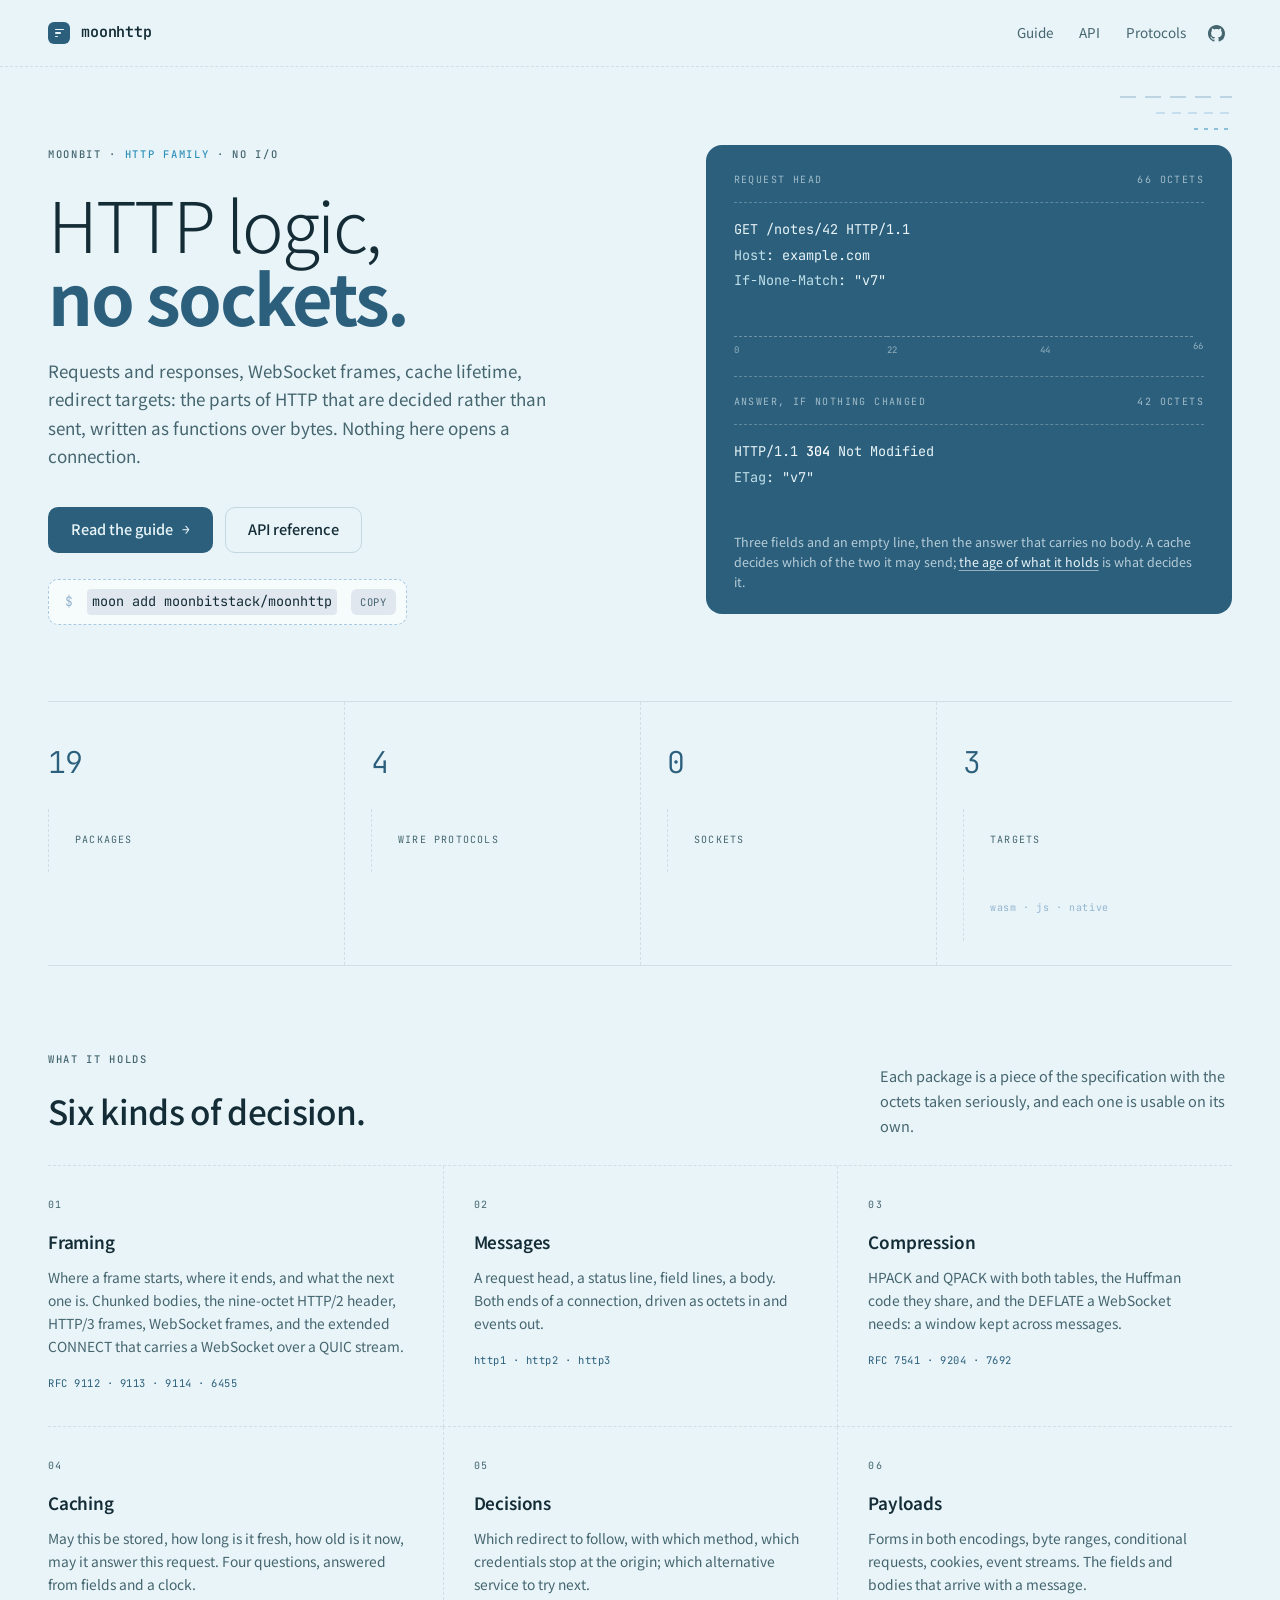
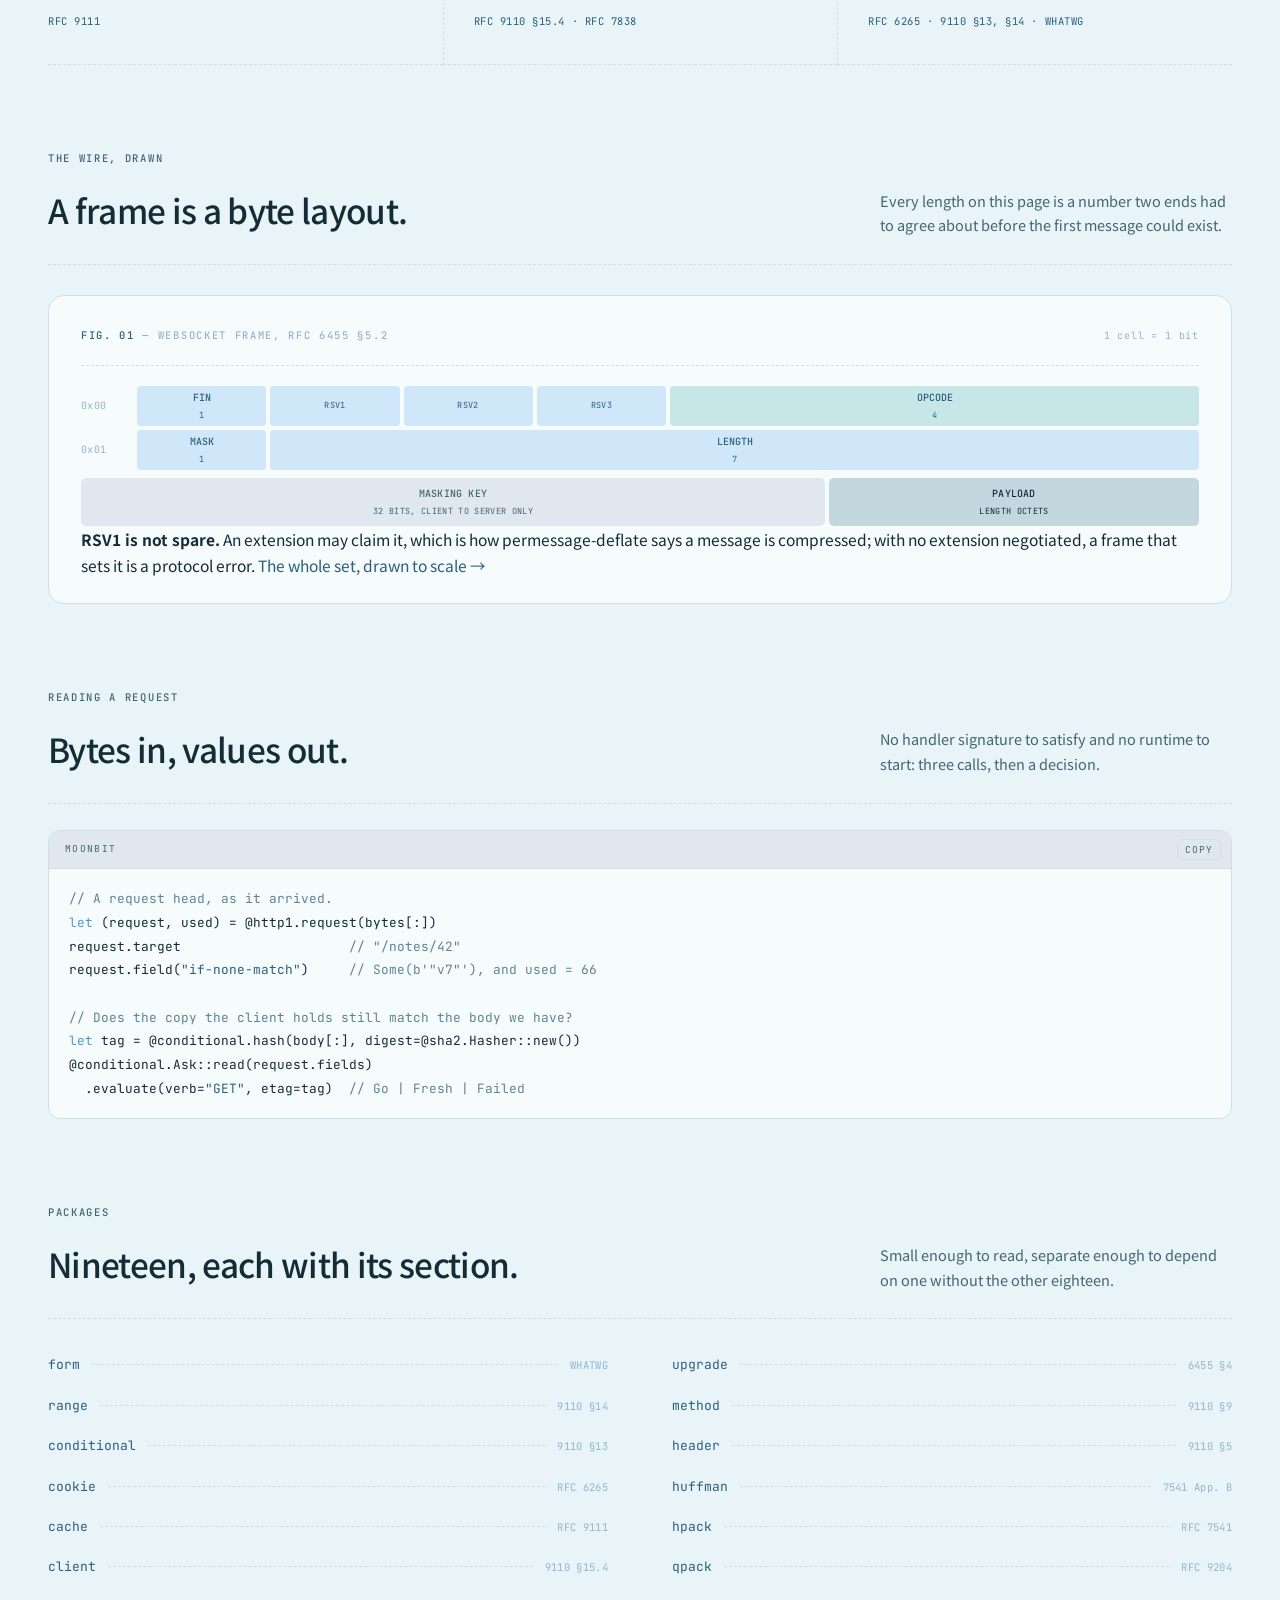
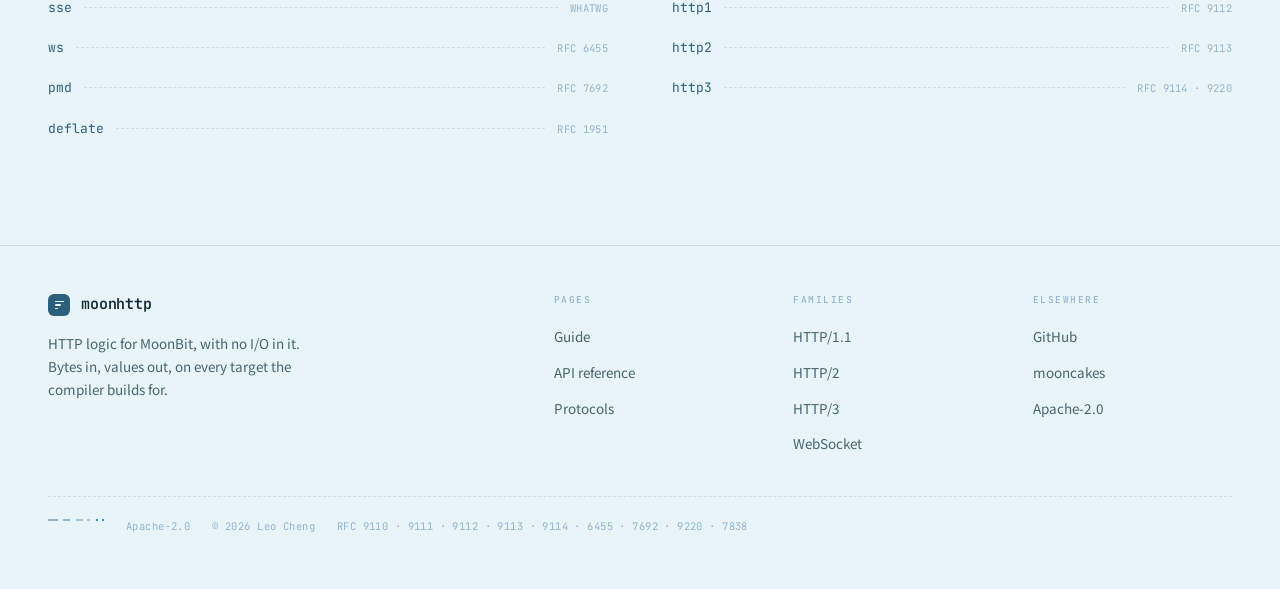
<file: docs/index.html>
<!doctype html>
<html lang="en">
<head>
<meta charset="utf-8">
<meta name="viewport" content="width=device-width, initial-scale=1">
<title>moonhttp — HTTP logic for MoonBit</title>
<meta name="description" content="HTTP/1.1, HTTP/2, HTTP/3, WebSocket, SSE and cache semantics for MoonBit, as pure protocol logic with no sockets in it.">
<meta name="theme-color" content="#e8f4f8" media="(prefers-color-scheme: light)">
<meta name="theme-color" content="#0d232d" media="(prefers-color-scheme: dark)">
<link rel="icon" href="./favicon.svg" type="image/svg+xml">
<link rel="preconnect" href="https://fonts.googleapis.com">
<link rel="preconnect" href="https://fonts.gstatic.com" crossorigin>
<link rel="stylesheet" href="https://fonts.googleapis.com/css2?family=JetBrains+Mono:wght@300;400;500;600&family=Noto+Sans+SC:wght@300;400;500;700&display=swap">
<link rel="stylesheet" href="./assets/site.css">
<script type="module" src="assets/scrollbar.js"></script>
</head>
<body>

<header class="top">
  <div class="page top-in">
    <a class="brand" href="./"><span class="tile"><i></i><i></i><i></i></span>moonhttp</a>
    <nav class="nav">
      <a href="./guide.html">Guide</a>
      <a href="./api.html">API</a>
      <a href="./protocols.html">Protocols</a>
      <a class="gh" href="https://github.com/moonbitstack/moonhttp" aria-label="GitHub repository" title="GitHub">
        <svg viewBox="0 0 16 16" fill="currentColor" aria-hidden="true"><path d="M8 0C3.58 0 0 3.58 0 8c0 3.54 2.29 6.53 5.47 7.59.4.07.55-.17.55-.38 0-.19-.01-.82-.01-1.49-2.01.37-2.53-.49-2.69-.94-.09-.23-.48-.94-.82-1.13-.28-.15-.68-.52-.01-.53.63-.01 1.08.58 1.23.82.72 1.21 1.87.87 2.33.66.07-.52.28-.87.51-1.07-1.78-.2-3.64-.89-3.64-3.95 0-.87.31-1.59.82-2.15-.08-.2-.36-1.02.08-2.12 0 0 .67-.21 2.2.82.64-.18 1.32-.27 2-.27s1.36.09 2 .27c1.53-1.04 2.2-.82 2.2-.82.44 1.1.16 1.92.08 2.12.51.56.82 1.27.82 2.15 0 3.07-1.87 3.75-3.65 3.95.29.25.54.73.54 1.48 0 1.07-.01 1.93-.01 2.2 0 .21.15.46.55.38A8.01 8.01 0 0 0 16 8c0-4.42-3.58-8-8-8Z"/></svg>
      </a>
    </nav>
  </div>
</header>

<main>

  <section class="page hero">
    <svg class="tick tick-tr" width="148" height="56" viewBox="0 0 148 56" aria-hidden="true">
      <path class="a" d="M36 4h112"/><path class="b" d="M72 20h76"/><path class="c" d="M110 36h38"/>
    </svg>

    <div class="hero-copy">
      <p class="label">MoonBit · <b>HTTP family</b> · no I/O</p>
      <h1 class="display">HTTP logic,<br><b>no sockets.</b></h1>
      <p class="lede">Requests and responses, WebSocket frames, cache lifetime, redirect targets: the parts of HTTP that are decided rather than sent, written as functions over bytes. Nothing here opens a connection.</p>
      <div class="cta">
        <a class="btn btn-solid" href="./guide.html">Read the guide <span class="arw">→</span></a>
        <a class="btn btn-ghost" href="./api.html">API reference</a>
      </div>
      <div class="install">
        <span class="sh">$</span>
        <code>moon add moonbitstack/moonhttp</code>
        <button data-copy="moon add moonbitstack/moonhttp">copy</button>
      </div>
    </div>

    <figure class="specimen">
      <div class="part">
        <div class="specimen-head"><span>request head</span><span>66 octets</span></div>
        <pre>GET /notes/42 HTTP/1.1
<span class="f">Host</span>: example.com
<span class="f">If-None-Match</span>: "v7"

</pre>
        <div class="ruler"><span>0</span><span>22</span><span>44</span><span>66</span></div>
      </div>
      <div class="part">
        <div class="specimen-head"><span>answer, if nothing changed</span><span>42 octets</span></div>
        <pre>HTTP/1.1 <b>304</b> Not Modified
<span class="f">ETag</span>: "v7"

</pre>
      </div>
      <figcaption>Three fields and an empty line, then the answer that carries no body. A cache decides which of the two it may send; <a href="./protocols.html#age">the age of what it holds</a> is what decides it.</figcaption>
    </figure>
  </section>

  <section class="page">
    <div class="facts">
      <div><div class="n">19</div><div class="t">packages</div></div>
      <div><div class="n">4</div><div class="t">wire protocols</div></div>
      <div><div class="n">0</div><div class="t">sockets</div></div>
      <div><div class="n">3</div><div class="t">targets</div><div class="sub">wasm · js · native</div></div>
    </div>
  </section>

  <section class="page section">
    <div class="section-head">
      <div>
        <p class="label">What it holds</p>
        <h2>Six kinds of decision.</h2>
      </div>
      <p>Each package is a piece of the specification with the octets taken seriously, and each one is usable on its own.</p>
    </div>

    <div class="features">
      <div class="feature">
        <div class="idx">01</div>
        <h3>Framing</h3>
        <p>Where a frame starts, where it ends, and what the next one is. Chunked bodies, the nine-octet HTTP/2 header, HTTP/3 frames, WebSocket frames, and the extended CONNECT that carries a WebSocket over a QUIC stream.</p>
        <div class="spec">RFC 9112 · 9113 · 9114 · 6455</div>
      </div>
      <div class="feature">
        <div class="idx">02</div>
        <h3>Messages</h3>
        <p>A request head, a status line, field lines, a body. Both ends of a connection, driven as octets in and events out.</p>
        <div class="spec">http1 · http2 · http3</div>
      </div>
      <div class="feature">
        <div class="idx">03</div>
        <h3>Compression</h3>
        <p>HPACK and QPACK with both tables, the Huffman code they share, and the DEFLATE a WebSocket needs: a window kept across messages.</p>
        <div class="spec">RFC 7541 · 9204 · 7692</div>
      </div>
      <div class="feature">
        <div class="idx">04</div>
        <h3>Caching</h3>
        <p>May this be stored, how long is it fresh, how old is it now, may it answer this request. Four questions, answered from fields and a clock.</p>
        <div class="spec">RFC 9111</div>
      </div>
      <div class="feature">
        <div class="idx">05</div>
        <h3>Decisions</h3>
        <p>Which redirect to follow, with which method, which credentials stop at the origin; which alternative service to try next.</p>
        <div class="spec">RFC 9110 §15.4 · RFC 7838</div>
      </div>
      <div class="feature">
        <div class="idx">06</div>
        <h3>Payloads</h3>
        <p>Forms in both encodings, byte ranges, conditional requests, cookies, event streams. The fields and bodies that arrive with a message.</p>
        <div class="spec">RFC 6265 · 9110 §13, §14 · WHATWG</div>
      </div>
    </div>
  </section>

  <section class="page section">
    <div class="section-head">
      <div>
        <p class="label">The wire, drawn</p>
        <h2>A frame is a byte layout.</h2>
      </div>
      <p>Every length on this page is a number two ends had to agree about before the first message could exist.</p>
    </div>

    <figure class="plate">
      <div class="plate-top">
        <span class="label"><b>Fig. 01</b> — WebSocket frame, RFC 6455 §5.2</span>
        <span class="legend">1 cell = 1 bit</span>
      </div>
      <div class="bits">
        <div class="bn">0x00</div>
        <div class="bcell"><b>FIN</b>1</div>
        <div class="bcell">RSV1</div>
        <div class="bcell">RSV2</div>
        <div class="bcell">RSV3</div>
        <div class="bcell op b4"><b>OPCODE</b>4</div>
        <div class="bn">0x01</div>
        <div class="bcell"><b>MASK</b>1</div>
        <div class="bcell b7"><b>LENGTH</b>7</div>
      </div>
      <div class="octets" style="grid-template-columns:repeat(3,minmax(0,1fr));margin-top:8px">
        <div class="o mask span2"><b>MASKING KEY</b>32 bits, client to server only</div>
        <div class="o data"><b>PAYLOAD</b>LENGTH octets</div>
      </div>
      <figcaption><b>RSV1 is not spare.</b> An extension may claim it, which is how permessage-deflate says a message is compressed; with no extension negotiated, a frame that sets it is a protocol error. <a href="./protocols.html">The whole set, drawn to scale →</a></figcaption>
    </figure>
  </section>

  <section class="page section">
    <div class="section-head">
      <div>
        <p class="label">Reading a request</p>
        <h2>Bytes in, values out.</h2>
      </div>
      <p>No handler signature to satisfy and no runtime to start: three calls, then a decision.</p>
    </div>

    <div class="code">
      <div class="code-top"><span>moonbit</span><button data-copy="let (request, used) = @http1.request(bytes[:])
request.target                    // &quot;/notes/42&quot;
request.field(&quot;if-none-match&quot;)  // Some(b'&quot;v7&quot;'), and used = 66

// Does the copy the client holds still match the body we have?
let tag = @conditional.hash(body[:], digest=@sha2.Hasher::new())
@conditional.Ask::read(request.fields)
  .evaluate(verb=&quot;GET&quot;, etag=tag)  // Go | Fresh | Failed">copy</button></div>
      <pre><span class="c">// A request head, as it arrived.</span>
<span class="k">let</span> (request, used) = @http1.request(bytes[:])
request.target                     <span class="c">// "/notes/42"</span>
request.field(<span class="s">"if-none-match"</span>)     <span class="c">// Some(b'"v7"'), and used = 66</span>

<span class="c">// Does the copy the client holds still match the body we have?</span>
<span class="k">let</span> tag = @conditional.hash(body[:], digest=@sha2.Hasher::new())
@conditional.Ask::read(request.fields)
  .evaluate(verb=<span class="s">"GET"</span>, etag=tag)  <span class="c">// Go | Fresh | Failed</span></pre>
    </div>
  </section>

  <section class="page section">
    <div class="section-head">
      <div>
        <p class="label">Packages</p>
        <h2>Nineteen, each with its section.</h2>
      </div>
      <p>Small enough to read, separate enough to depend on one without the other eighteen.</p>
    </div>

    <div class="index">
      <a href="./api.html#form"><span class="nm">form</span><span class="lead"></span><span class="sp">WHATWG</span></a>
      <a href="./api.html#range"><span class="nm">range</span><span class="lead"></span><span class="sp">9110 §14</span></a>
      <a href="./api.html#conditional"><span class="nm">conditional</span><span class="lead"></span><span class="sp">9110 §13</span></a>
      <a href="./api.html#cookie"><span class="nm">cookie</span><span class="lead"></span><span class="sp">RFC 6265</span></a>
      <a href="./api.html#cache"><span class="nm">cache</span><span class="lead"></span><span class="sp">RFC 9111</span></a>
      <a href="./api.html#client"><span class="nm">client</span><span class="lead"></span><span class="sp">9110 §15.4</span></a>
      <a href="./api.html#sse"><span class="nm">sse</span><span class="lead"></span><span class="sp">WHATWG</span></a>
      <a href="./api.html#ws"><span class="nm">ws</span><span class="lead"></span><span class="sp">RFC 6455</span></a>
      <a href="./api.html#pmd"><span class="nm">pmd</span><span class="lead"></span><span class="sp">RFC 7692</span></a>
      <a href="./api.html#deflate"><span class="nm">deflate</span><span class="lead"></span><span class="sp">RFC 1951</span></a>
      <a href="./api.html#upgrade"><span class="nm">upgrade</span><span class="lead"></span><span class="sp">6455 §4</span></a>
      <a href="./api.html#method"><span class="nm">method</span><span class="lead"></span><span class="sp">9110 §9</span></a>
      <a href="./api.html#header"><span class="nm">header</span><span class="lead"></span><span class="sp">9110 §5</span></a>
      <a href="./api.html#huffman"><span class="nm">huffman</span><span class="lead"></span><span class="sp">7541 App. B</span></a>
      <a href="./api.html#hpack"><span class="nm">hpack</span><span class="lead"></span><span class="sp">RFC 7541</span></a>
      <a href="./api.html#qpack"><span class="nm">qpack</span><span class="lead"></span><span class="sp">RFC 9204</span></a>
      <a href="./api.html#http1"><span class="nm">http1</span><span class="lead"></span><span class="sp">RFC 9112</span></a>
      <a href="./api.html#http2"><span class="nm">http2</span><span class="lead"></span><span class="sp">RFC 9113</span></a>
      <a href="./api.html#http3"><span class="nm">http3</span><span class="lead"></span><span class="sp">RFC 9114 · 9220</span></a>
    </div>
  </section>

</main>

<footer class="foot">
  <div class="page">
    <div class="foot-grid">
      <div class="about">
        <a class="brand" href="./"><span class="tile"><i></i><i></i><i></i></span>moonhttp</a>
        <p>HTTP logic for MoonBit, with no I/O in it. Bytes in, values out, on every target the compiler builds for.</p>
      </div>
      <div>
        <h4>Pages</h4>
        <ul>
          <li><a href="./guide.html">Guide</a></li>
          <li><a href="./api.html">API reference</a></li>
          <li><a href="./protocols.html">Protocols</a></li>
        </ul>
      </div>
      <div>
        <h4>Families</h4>
        <ul>
          <li><a href="./api.html#http1">HTTP/1.1</a></li>
          <li><a href="./api.html#http2">HTTP/2</a></li>
          <li><a href="./api.html#http3">HTTP/3</a></li>
          <li><a href="./api.html#ws">WebSocket</a></li>
        </ul>
      </div>
      <div>
        <h4>Elsewhere</h4>
        <ul>
          <li><a href="https://github.com/moonbitstack/moonhttp">GitHub</a></li>
          <li><a href="https://mooncakes.io/docs/moonbitstack/moonhttp">mooncakes</a></li>
          <li><a href="https://github.com/moonbitstack/moonhttp/blob/master/LICENSE">Apache-2.0</a></li>
        </ul>
      </div>
    </div>
    <div class="meta">
      <svg class="tick-meta" width="56" height="6" viewBox="0 0 56 6" aria-hidden="true"><path class="a" d="M0 3h22"/><path class="b" d="M28 3h14"/><path class="c" d="M48 3h8"/></svg>
      <span>Apache-2.0</span>
      <span>© 2026 Leo Cheng</span>
      <span>RFC 9110 · 9111 · 9112 · 9113 · 9114 · 6455 · 7692 · 9220 · 7838</span>
    </div>
  </div>
</footer>

<script src="./assets/site.js"></script>
</body>
</html>
</file>
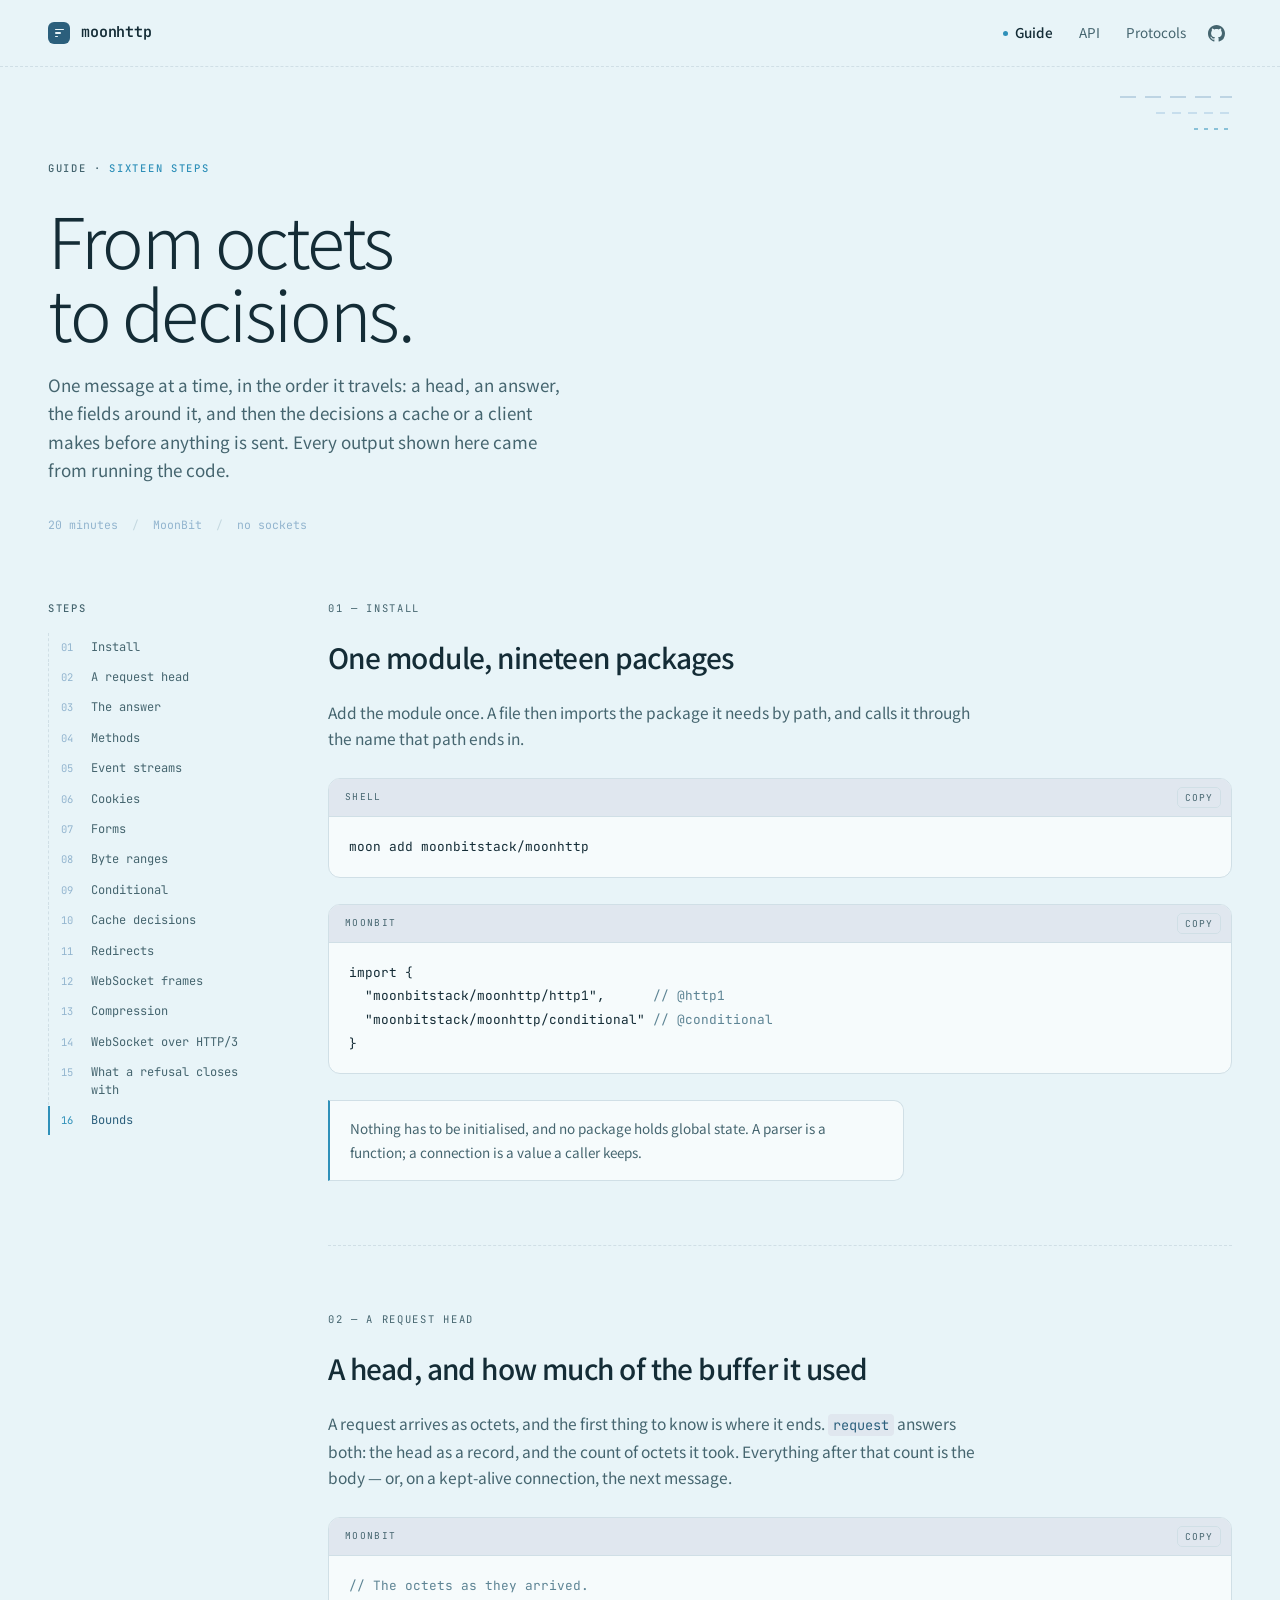
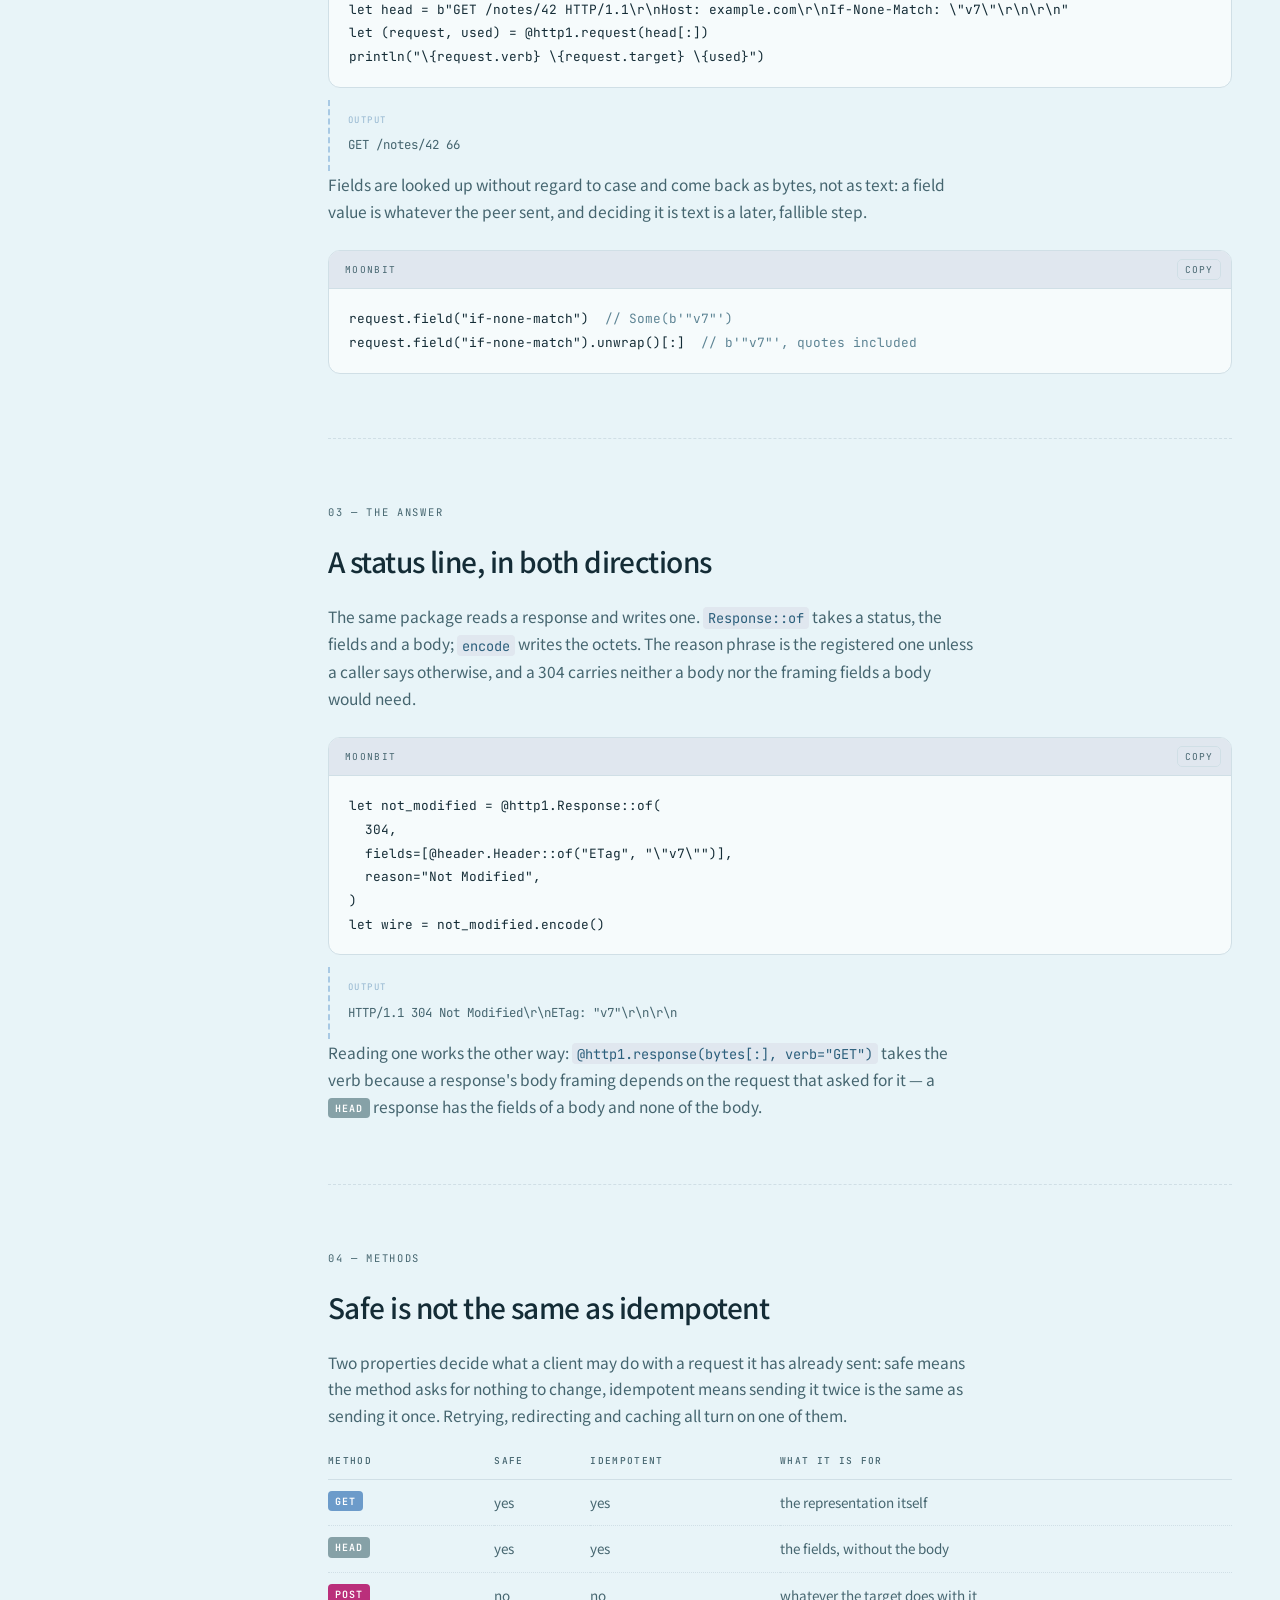
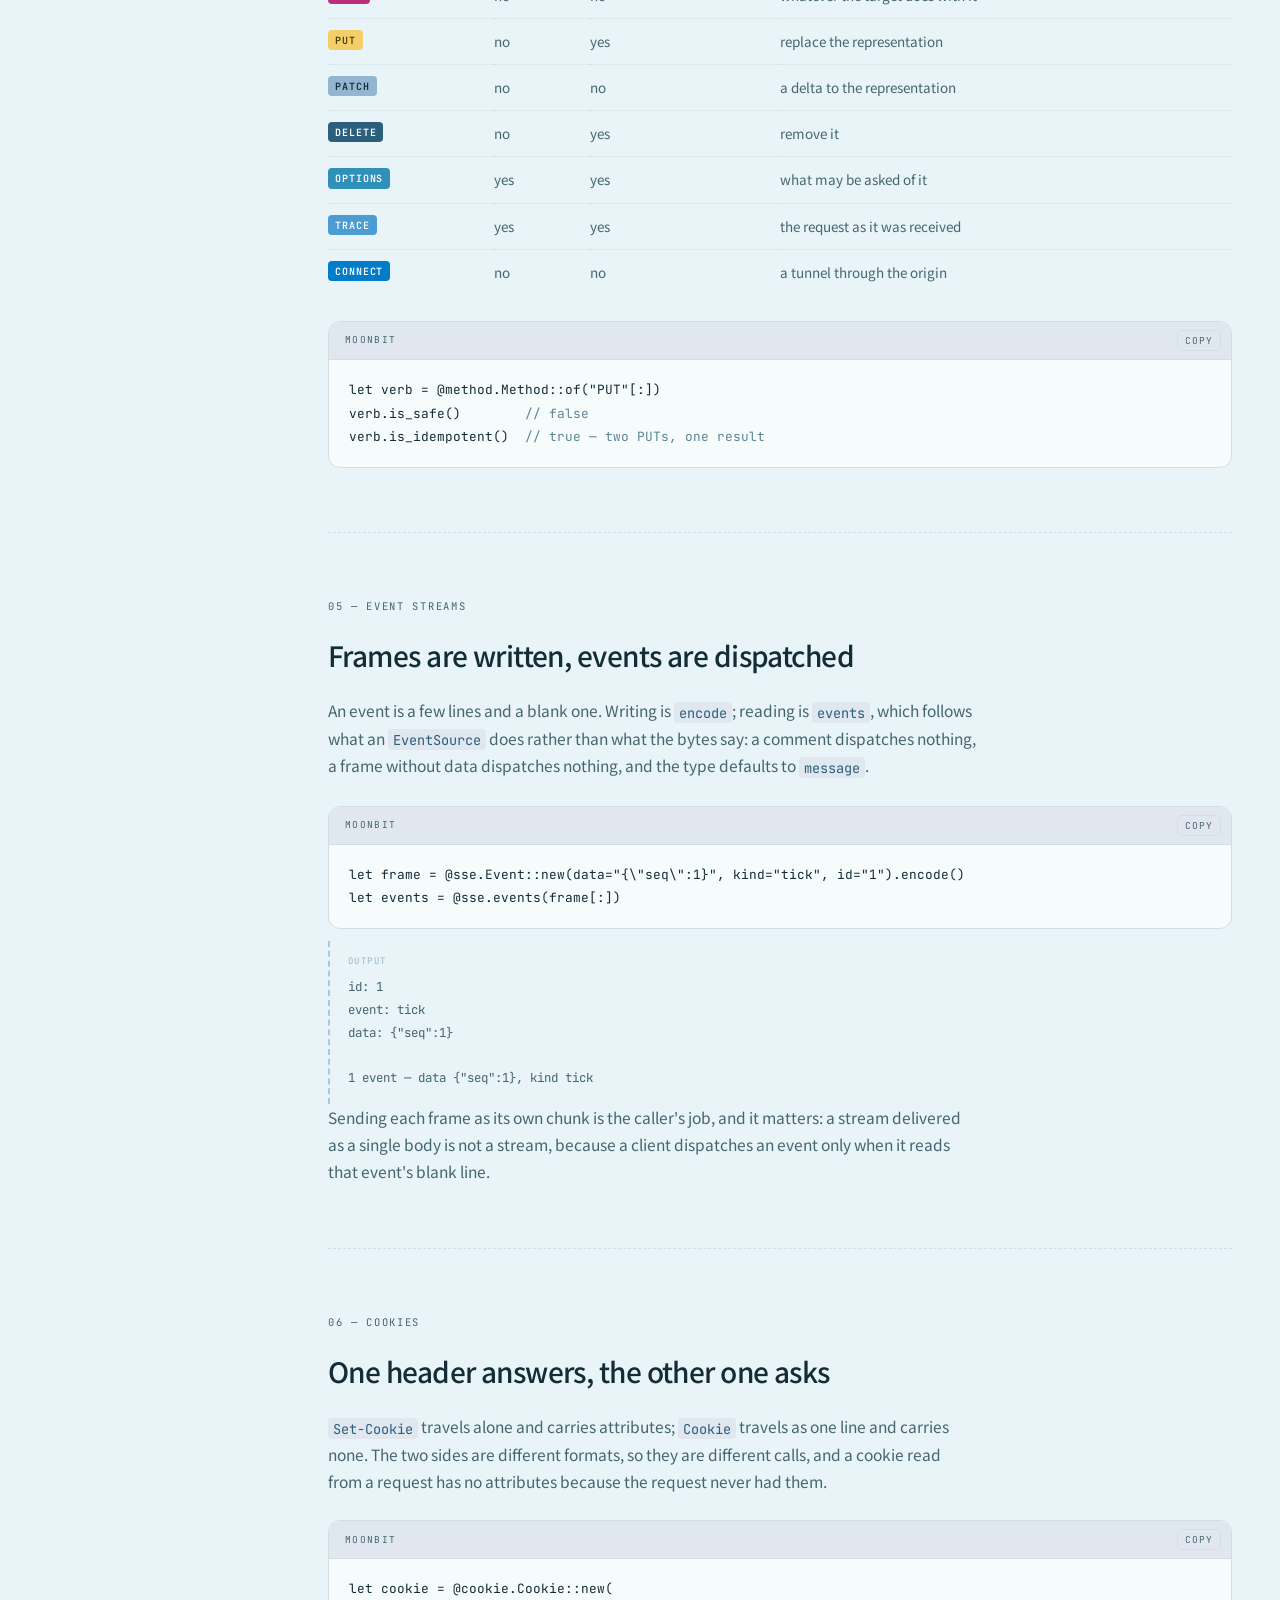
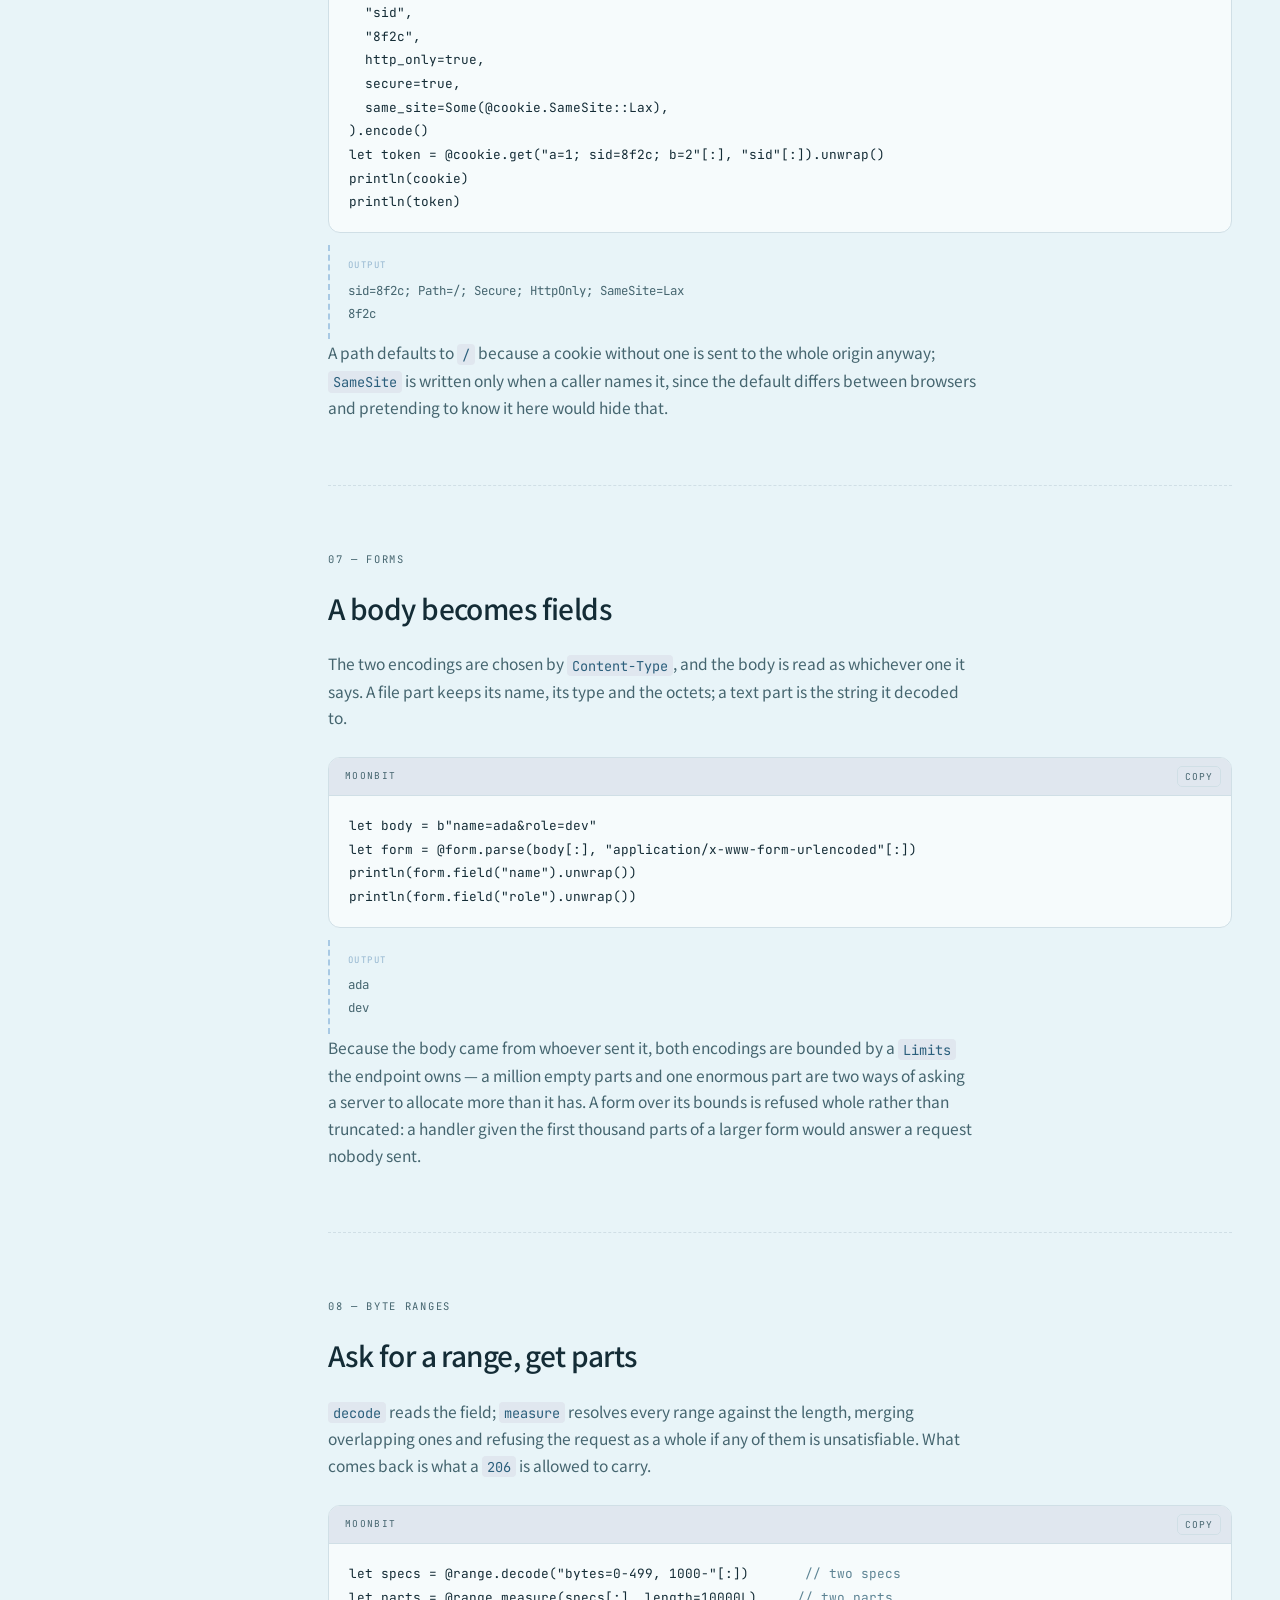
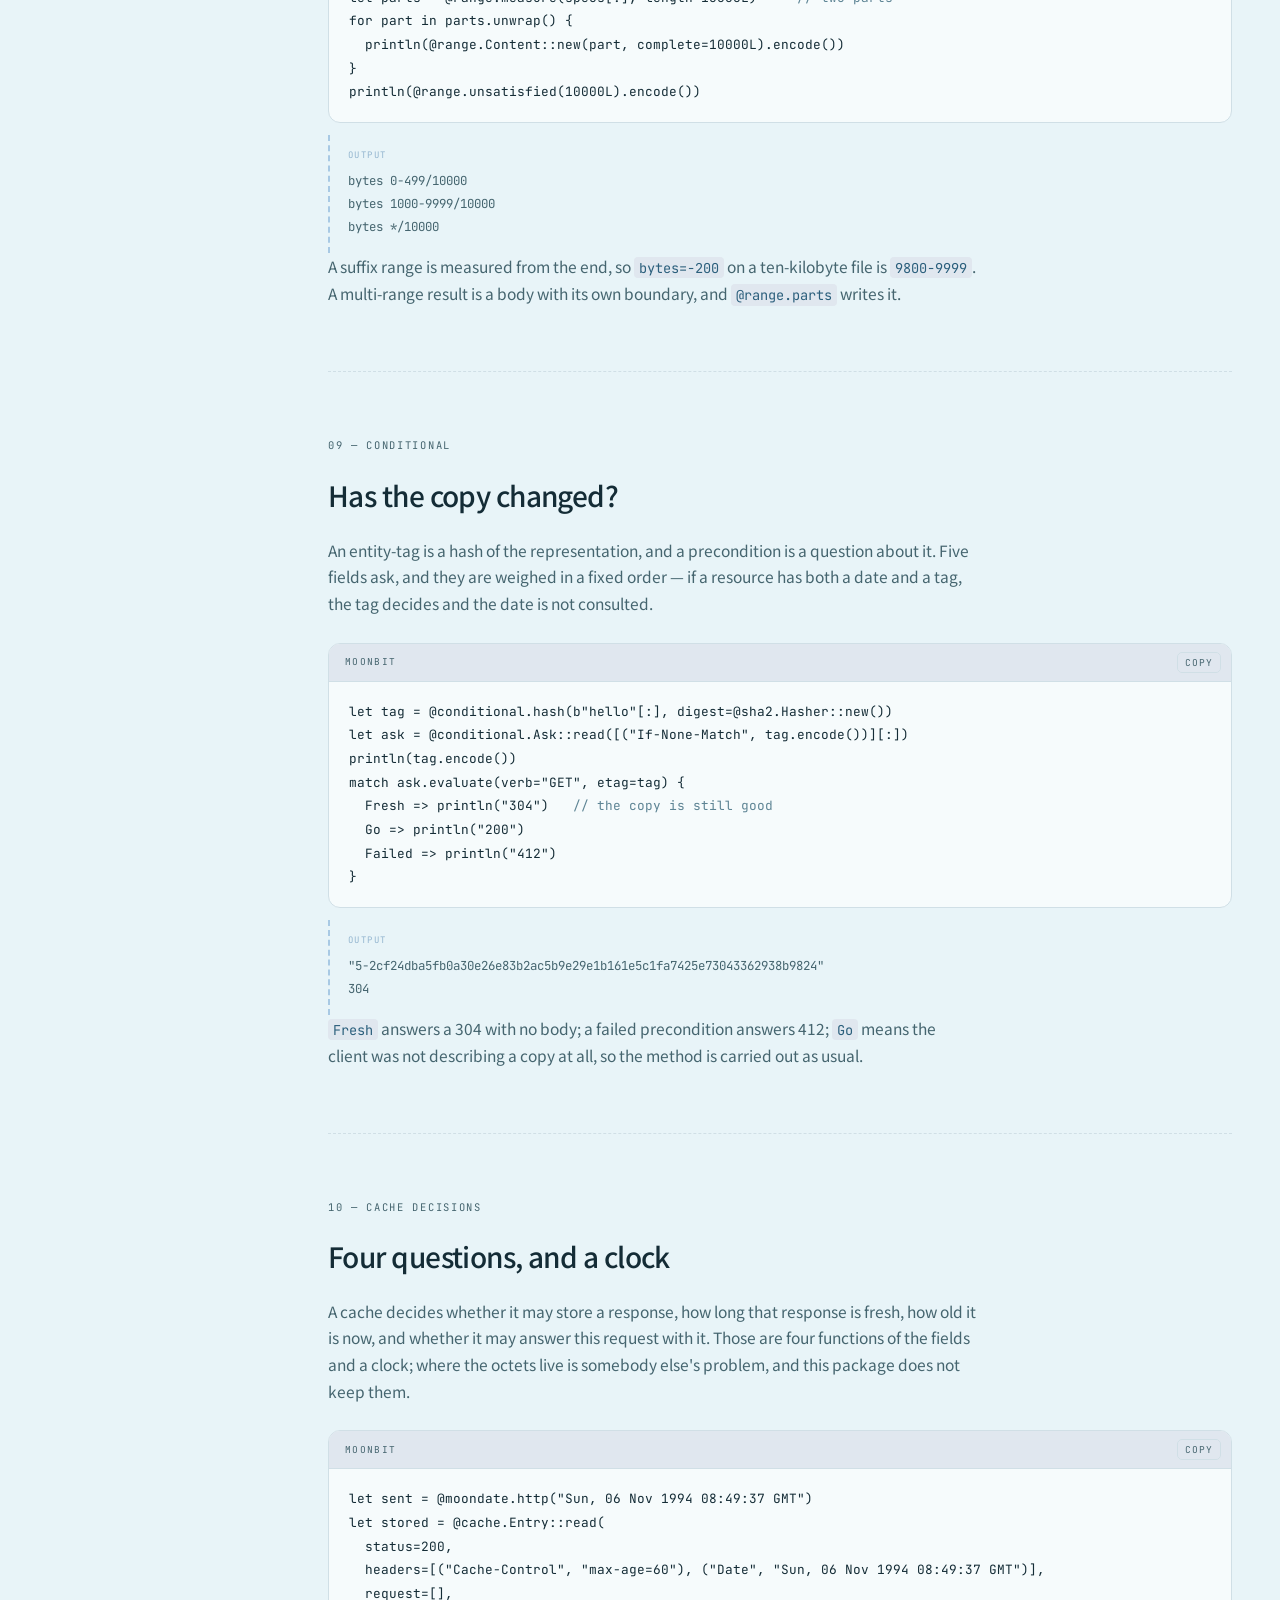
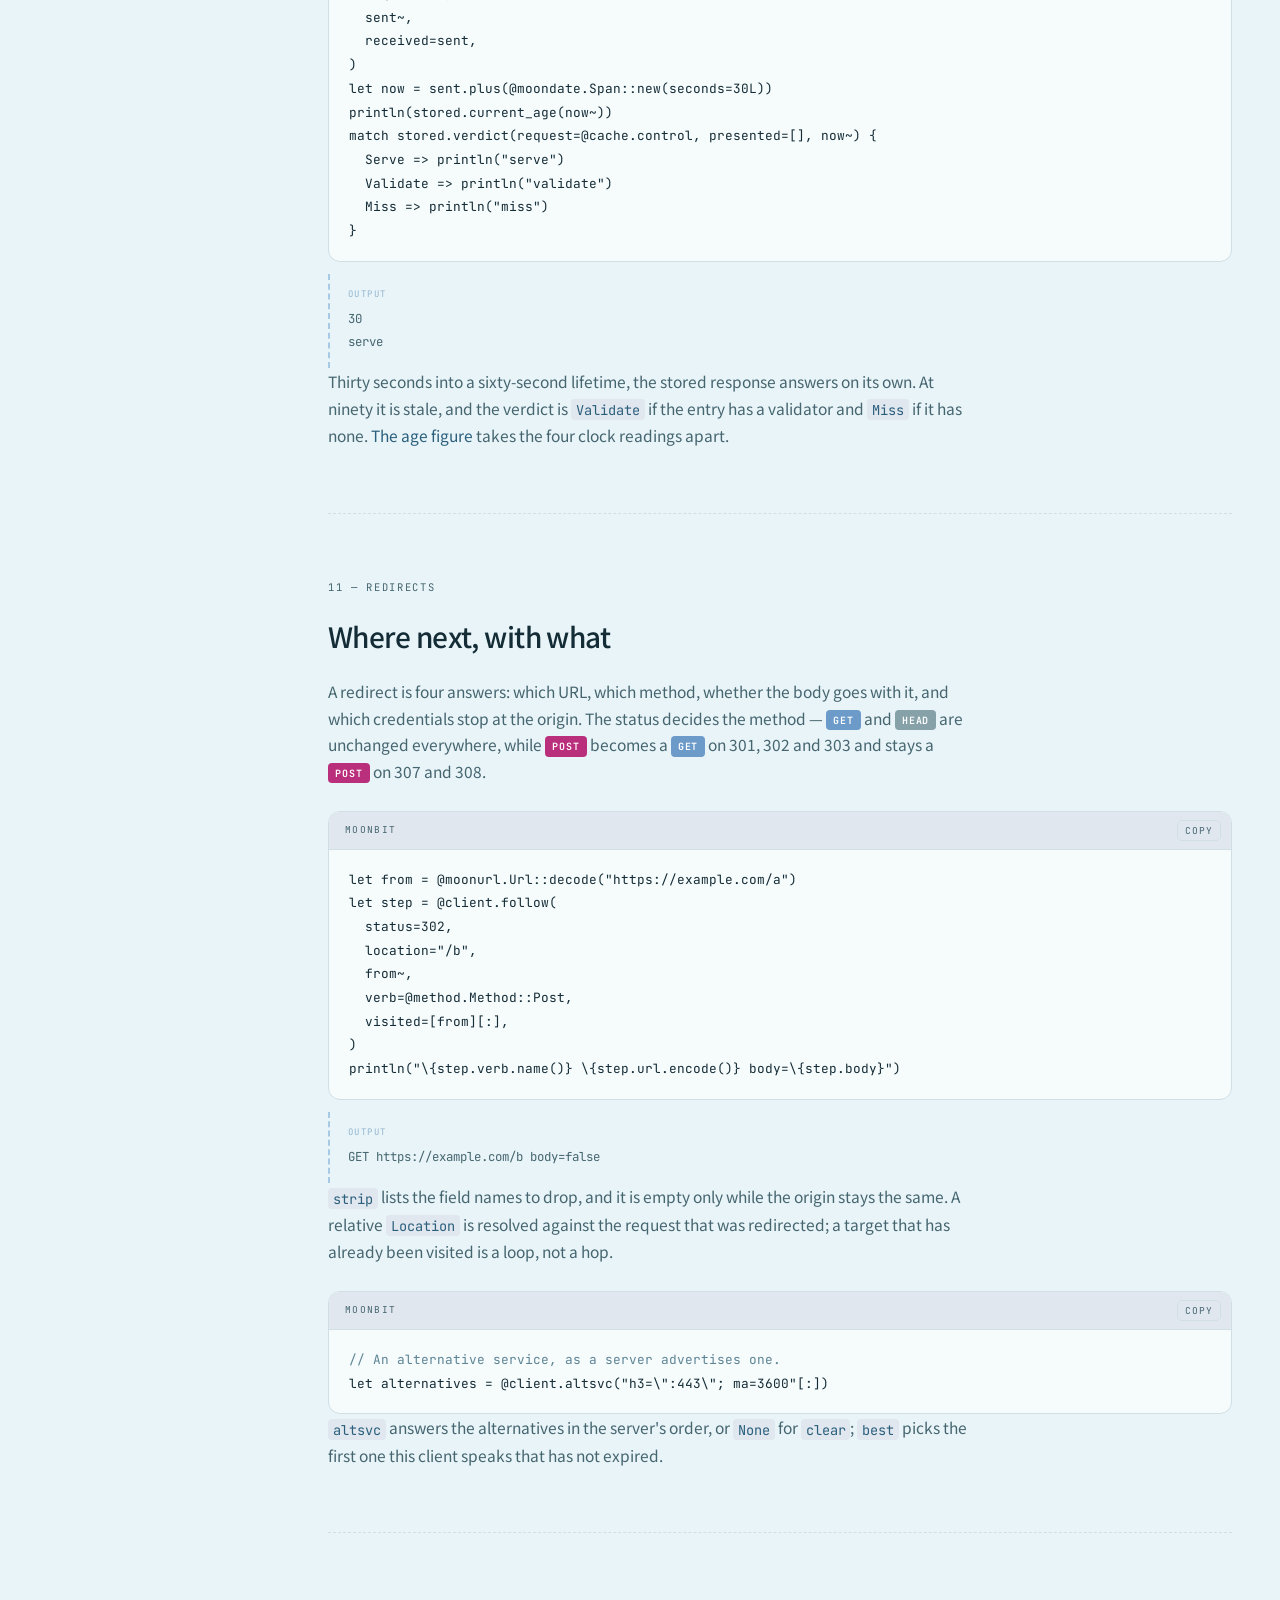
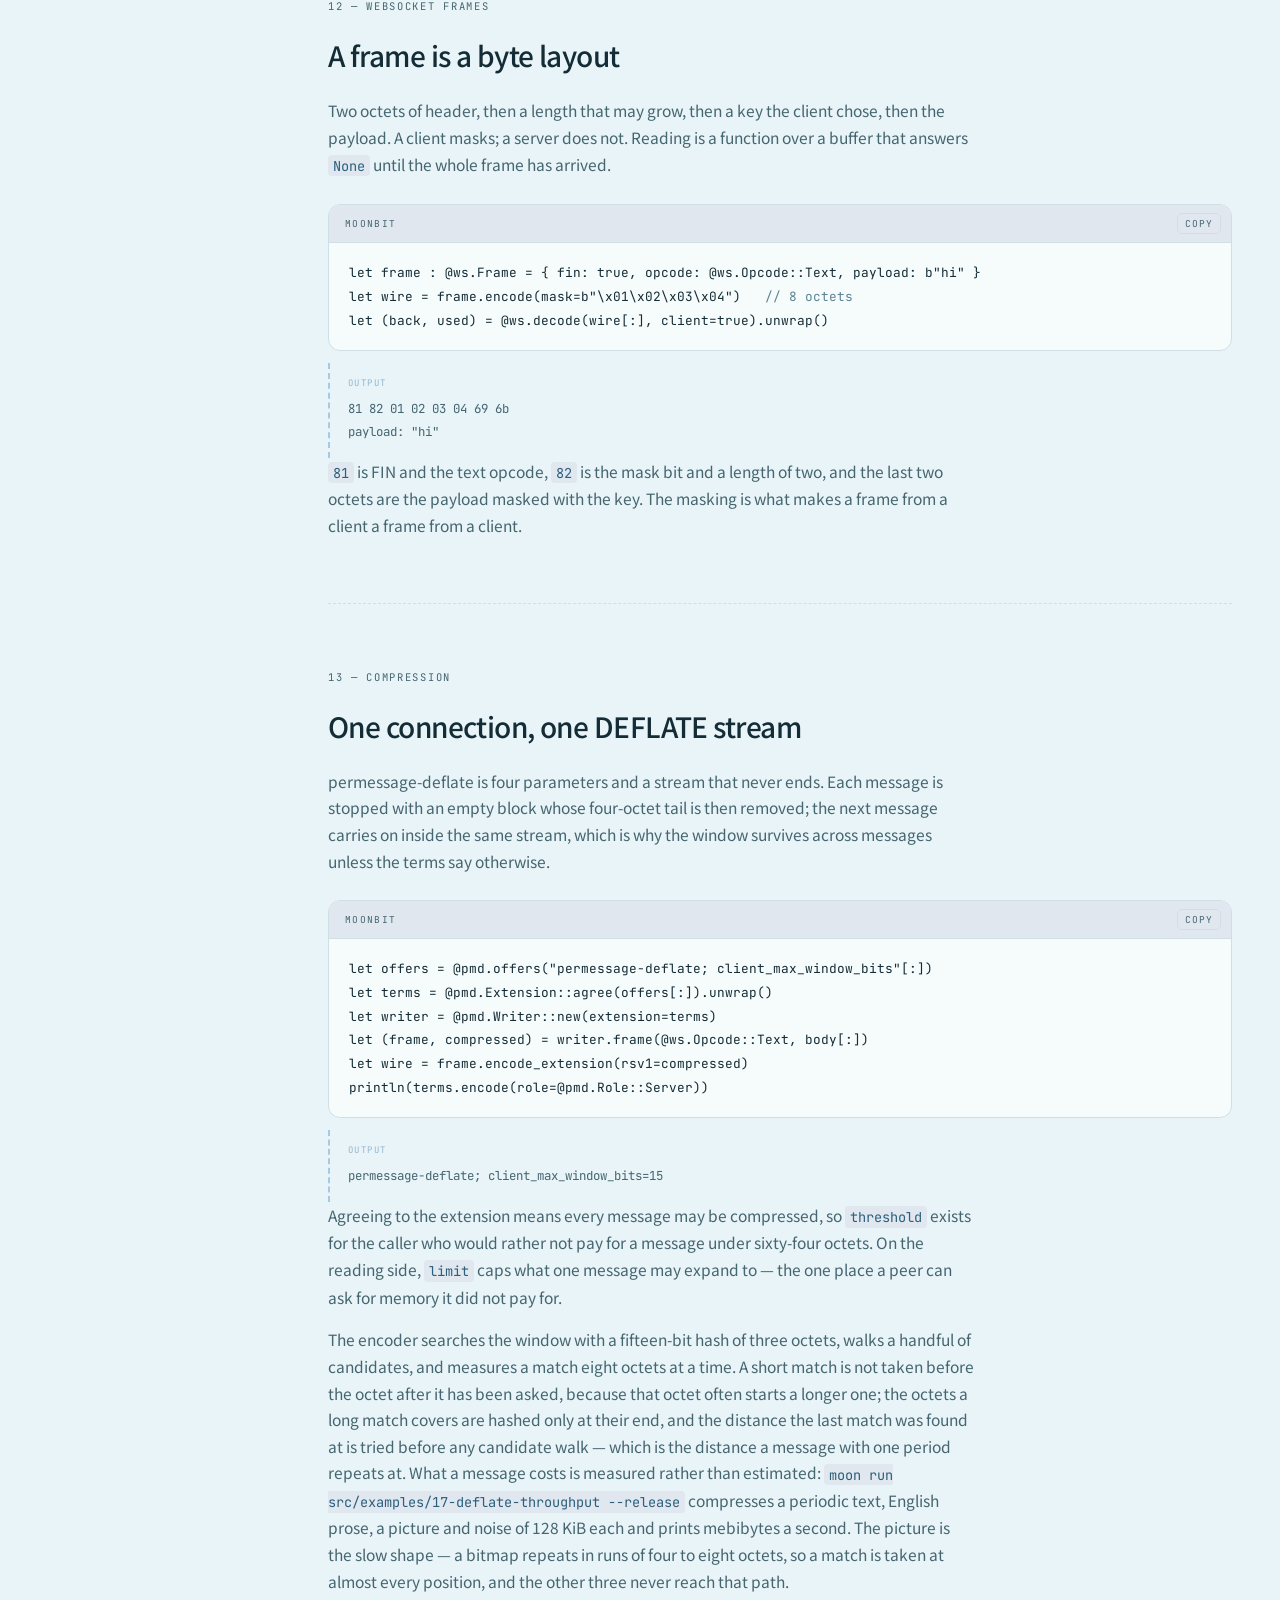
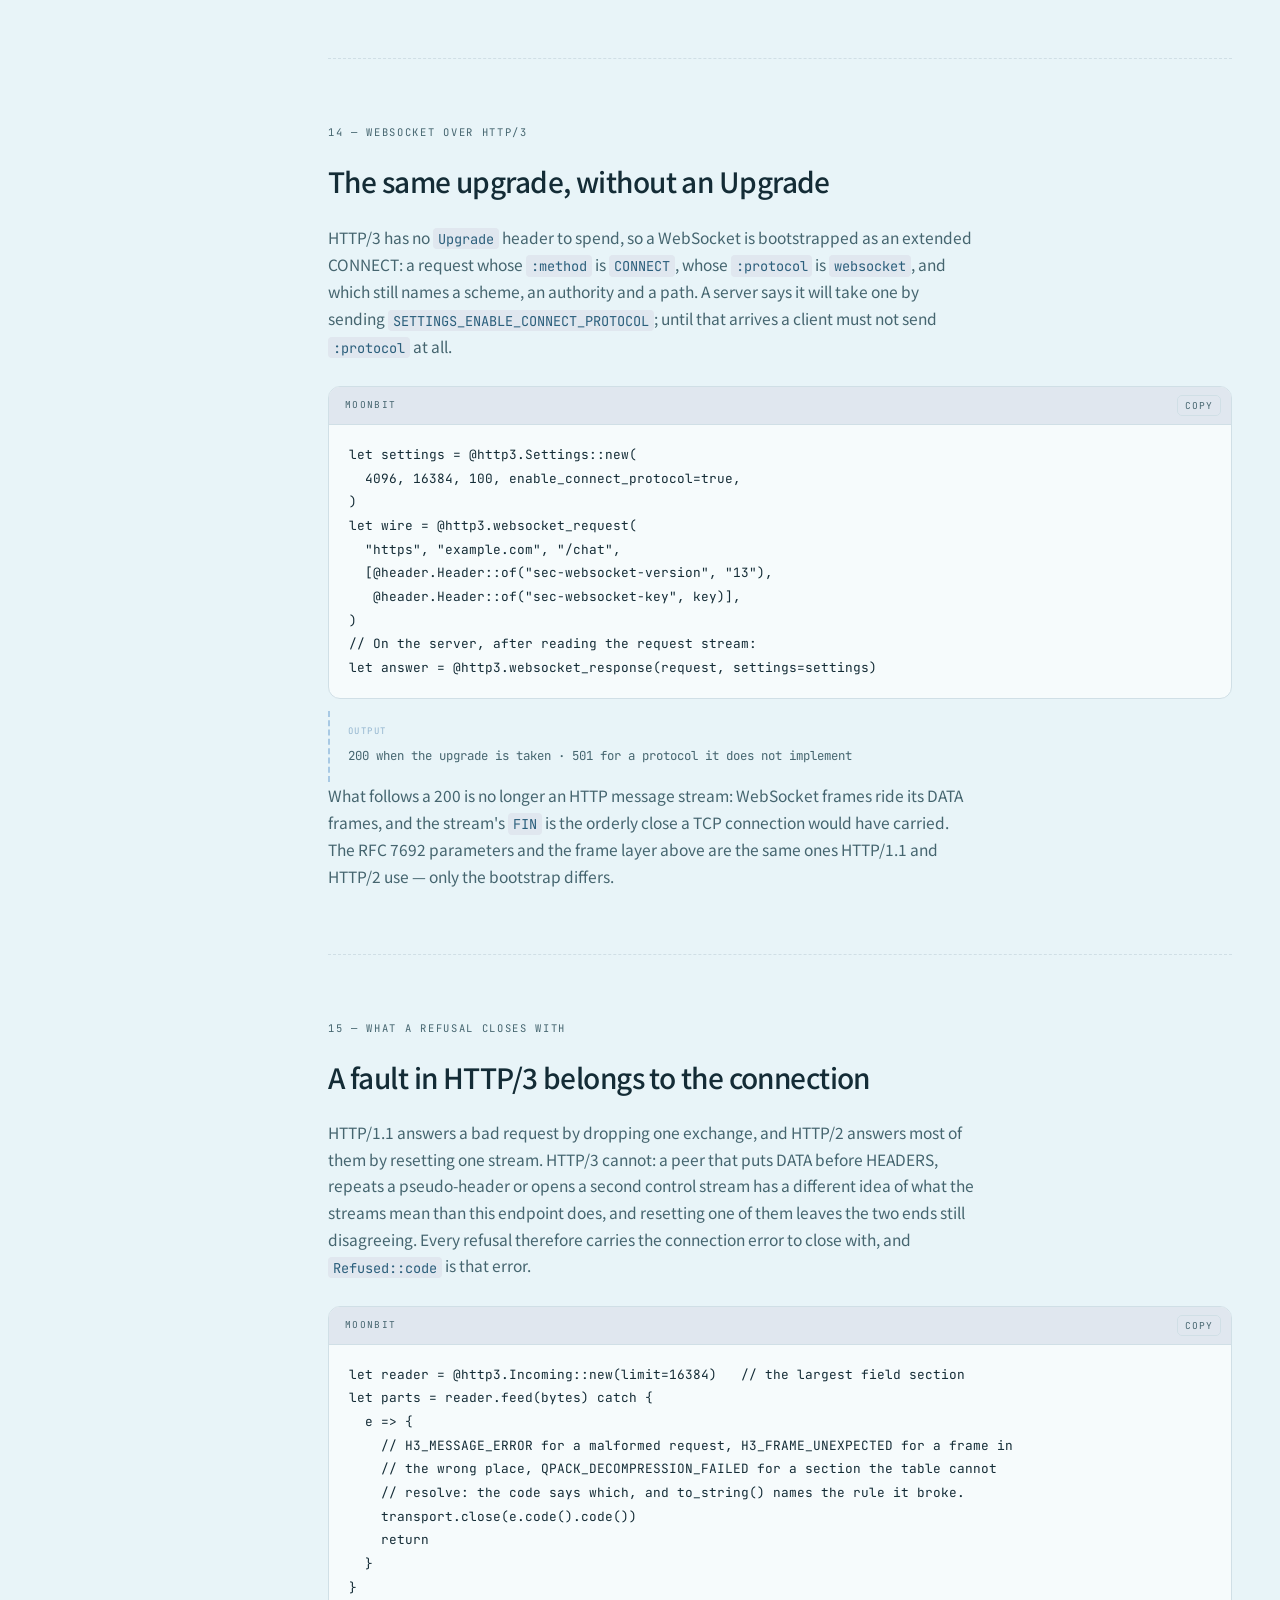
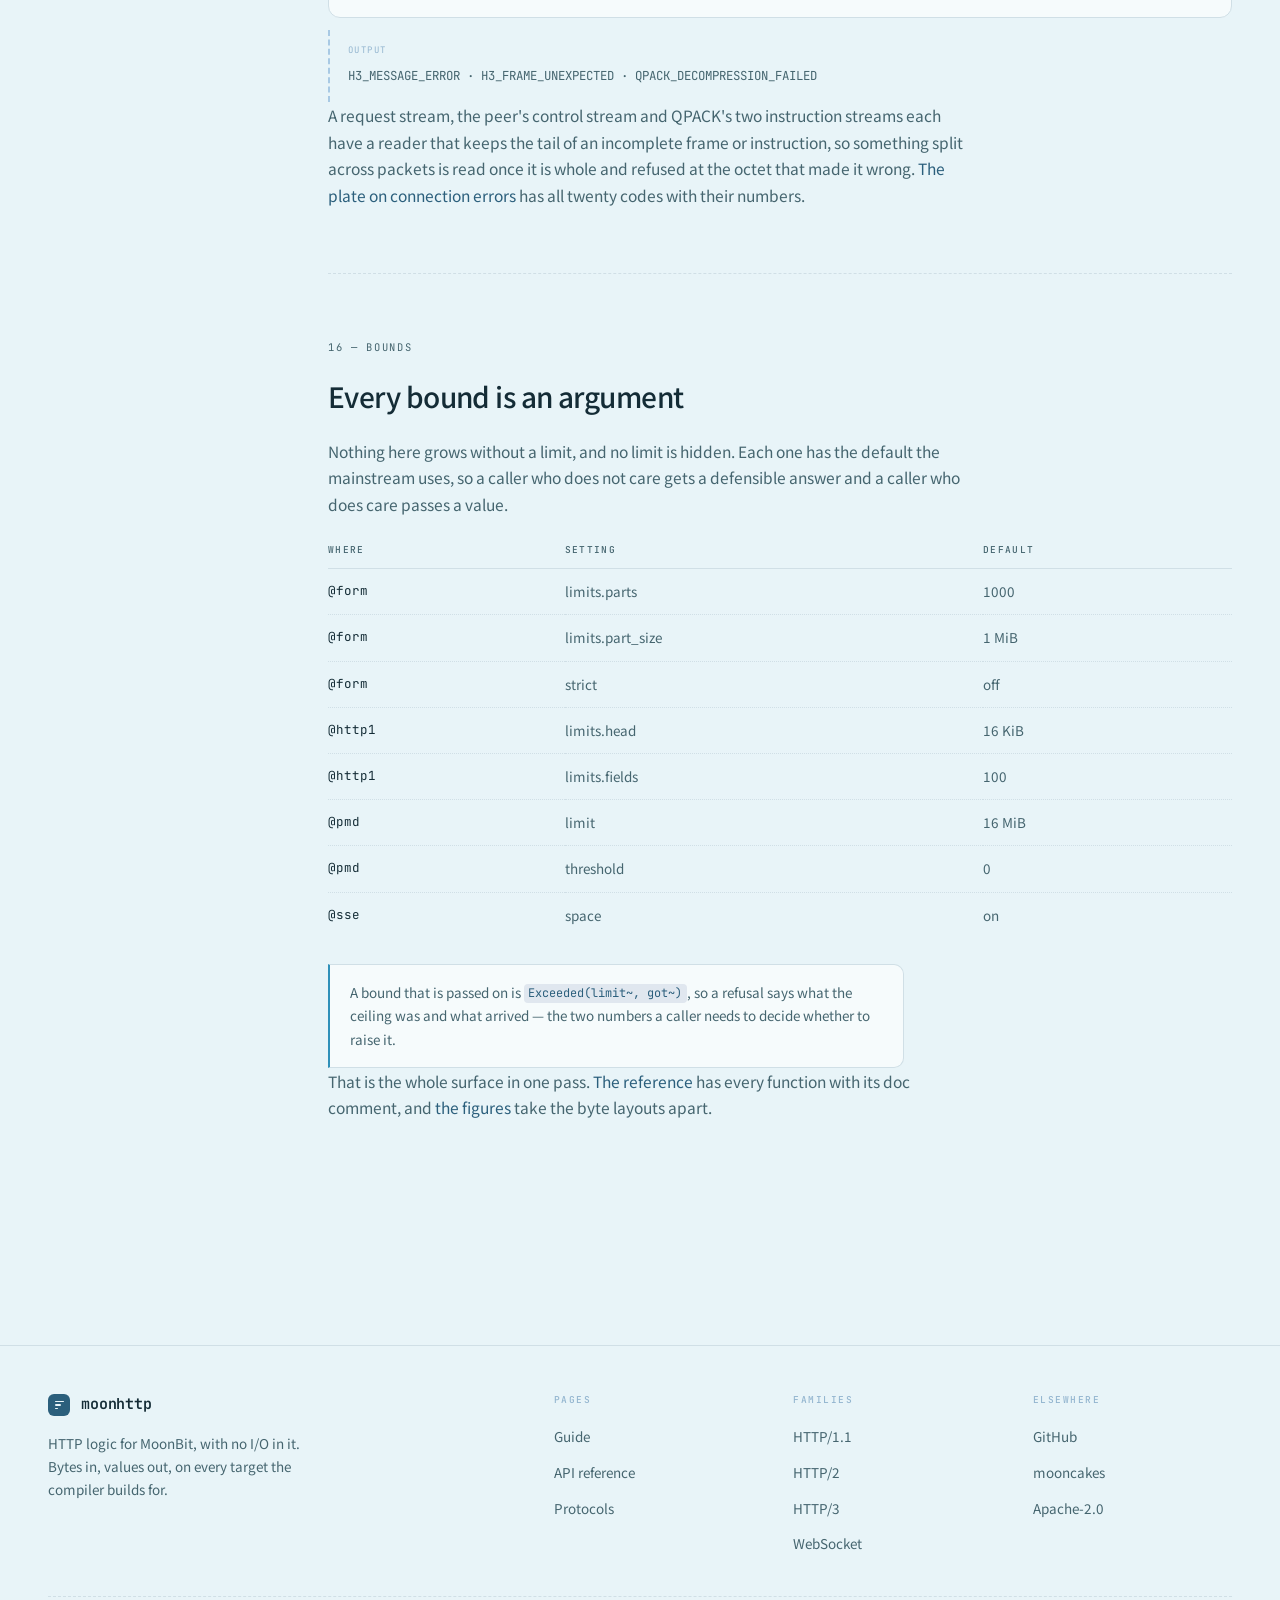
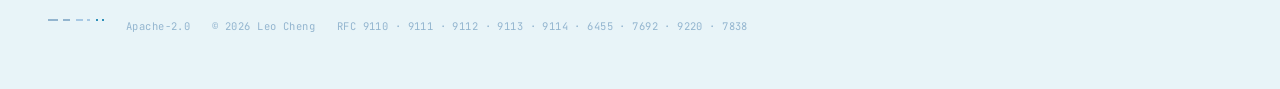
<file: docs/guide.html>
<!doctype html>
<html lang="en">
<head>
<meta charset="utf-8">
<meta name="viewport" content="width=device-width, initial-scale=1">
<title>Guide — moonhttp</title>
<meta name="description" content="Sixteen steps through moonhttp: a request head, an answer, event streams, cookies, forms, ranges, conditional requests, cache decisions, redirects, WebSocket frames and compression, the same WebSocket over HTTP/3, and the code a refusal closes a connection with.">
<meta name="theme-color" content="#e8f4f8" media="(prefers-color-scheme: light)">
<meta name="theme-color" content="#0d232d" media="(prefers-color-scheme: dark)">
<link rel="icon" href="./favicon.svg" type="image/svg+xml">
<link rel="preconnect" href="https://fonts.googleapis.com">
<link rel="preconnect" href="https://fonts.gstatic.com" crossorigin>
<link rel="stylesheet" href="https://fonts.googleapis.com/css2?family=JetBrains+Mono:wght@300;400;500;600&family=Noto+Sans+SC:wght@300;400;500;700&display=swap">
<link rel="stylesheet" href="./assets/site.css">
<script type="module" src="assets/scrollbar.js"></script>
</head>
<body>

<header class="top">
  <div class="page top-in">
    <a class="brand" href="./"><span class="tile"><i></i><i></i><i></i></span>moonhttp</a>
    <nav class="nav">
      <a href="./guide.html" class="on">Guide</a>
      <a href="./api.html">API</a>
      <a href="./protocols.html">Protocols</a>
      <a class="gh" href="https://github.com/moonbitstack/moonhttp" aria-label="GitHub repository" title="GitHub">
        <svg viewBox="0 0 16 16" fill="currentColor" aria-hidden="true"><path d="M8 0C3.58 0 0 3.58 0 8c0 3.54 2.29 6.53 5.47 7.59.4.07.55-.17.55-.38 0-.19-.01-.82-.01-1.49-2.01.37-2.53-.49-2.69-.94-.09-.23-.48-.94-.82-1.13-.28-.15-.68-.52-.01-.53.63-.01 1.08.58 1.23.82.72 1.21 1.87.87 2.33.66.07-.52.28-.87.51-1.07-1.78-.2-3.64-.89-3.64-3.95 0-.87.31-1.59.82-2.15-.08-.2-.36-1.02.08-2.12 0 0 .67-.21 2.2.82.64-.18 1.32-.27 2-.27s1.36.09 2 .27c1.53-1.04 2.2-.82 2.2-.82.44 1.1.16 1.92.08 2.12.51.56.82 1.27.82 2.15 0 3.07-1.87 3.75-3.65 3.95.29.25.54.73.54 1.48 0 1.07-.01 1.93-.01 2.2 0 .21.15.46.55.38A8.01 8.01 0 0 0 16 8c0-4.42-3.58-8-8-8Z"/></svg>
      </a>
    </nav>
  </div>
</header>

<main>

  <section class="page masthead">
    <svg class="tick tick-tr" width="148" height="56" viewBox="0 0 148 56" aria-hidden="true">
      <path class="a" d="M36 4h112"/><path class="b" d="M72 20h76"/><path class="c" d="M110 36h38"/>
    </svg>
    <p class="label">Guide · <b>sixteen steps</b></p>
    <h1 class="display">From octets<br>to decisions.</h1>
    <p class="lede">One message at a time, in the order it travels: a head, an answer, the fields around it, and then the decisions a cache or a client makes before anything is sent. Every output shown here came from running the code.</p>
    <div class="meta"><span>20 minutes</span><i>/</i><span>MoonBit</span><i>/</i><span>no sockets</span></div>
  </section>

  <div class="page doc">
    <aside class="rail">
      <p class="label">Steps</p>
      <nav>
        <a href="#install"><span>01</span>Install</a>
        <a href="#request"><span>02</span>A request head</a>
        <a href="#answer"><span>03</span>The answer</a>
        <a href="#methods"><span>04</span>Methods</a>
        <a href="#events"><span>05</span>Event streams</a>
        <a href="#cookies"><span>06</span>Cookies</a>
        <a href="#forms"><span>07</span>Forms</a>
        <a href="#ranges"><span>08</span>Byte ranges</a>
        <a href="#conditional"><span>09</span>Conditional</a>
        <a href="#cache"><span>10</span>Cache decisions</a>
        <a href="#redirects"><span>11</span>Redirects</a>
        <a href="#frames"><span>12</span>WebSocket frames</a>
        <a href="#compression"><span>13</span>Compression</a>
        <a href="#connect3"><span>14</span>WebSocket over HTTP/3</a>
        <a href="#refusals"><span>15</span>What a refusal closes with</a>
        <a href="#bounds"><span>16</span>Bounds</a>
      </nav>
    </aside>

    <article>

      <section class="step" id="install">
        <span class="step-no">01 — INSTALL</span>
        <h2>One module, nineteen packages</h2>
        <p>Add the module once. A file then imports the package it needs by path, and calls it through the name that path ends in.</p>
        <div class="code">
          <div class="code-top"><span>shell</span><button>copy</button></div>
          <pre>moon add moonbitstack/moonhttp</pre>
        </div>
        <div class="code">
          <div class="code-top"><span>moonbit</span><button>copy</button></div>
          <pre>import {
  "moonbitstack/moonhttp/http1",      <span class="c">// @http1</span>
  "moonbitstack/moonhttp/conditional" <span class="c">// @conditional</span>
}</pre>
        </div>
        <p class="note">Nothing has to be initialised, and no package holds global state. A parser is a function; a connection is a value a caller keeps.</p>
      </section>

      <section class="step" id="request">
        <span class="step-no">02 — A REQUEST HEAD</span>
        <h2>A head, and how much of the buffer it used</h2>
        <p>A request arrives as octets, and the first thing to know is where it ends. <code>request</code> answers both: the head as a record, and the count of octets it took. Everything after that count is the body — or, on a kept-alive connection, the next message.</p>
        <div class="code">
          <div class="code-top"><span>moonbit</span><button>copy</button></div>
          <pre><span class="c">// The octets as they arrived.</span>
let head = b"GET /notes/42 HTTP/1.1\r\nHost: example.com\r\nIf-None-Match: \"v7\"\r\n\r\n"
let (request, used) = @http1.request(head[:])
println("\{request.verb} \{request.target} \{used}")</pre>
        </div>
        <div class="out">GET /notes/42 66</div>
        <p>Fields are looked up without regard to case and come back as bytes, not as text: a field value is whatever the peer sent, and deciding it is text is a later, fallible step.</p>
        <div class="code">
          <div class="code-top"><span>moonbit</span><button>copy</button></div>
          <pre>request.field("if-none-match")  <span class="c">// Some(b'"v7"')</span>
request.field("if-none-match").unwrap()[:]  <span class="c">// b'"v7"', quotes included</span></pre>
        </div>
      </section>

      <section class="step" id="answer">
        <span class="step-no">03 — THE ANSWER</span>
        <h2>A status line, in both directions</h2>
        <p>The same package reads a response and writes one. <code>Response::of</code> takes a status, the fields and a body; <code>encode</code> writes the octets. The reason phrase is the registered one unless a caller says otherwise, and a 304 carries neither a body nor the framing fields a body would need.</p>
        <div class="code">
          <div class="code-top"><span>moonbit</span><button>copy</button></div>
          <pre>let not_modified = @http1.Response::of(
  304,
  fields=[@header.Header::of("ETag", "\"v7\"")],
  reason="Not Modified",
)
let wire = not_modified.encode()</pre>
        </div>
        <div class="out">HTTP/1.1 304 Not Modified\r\nETag: "v7"\r\n\r\n</div>
        <p>Reading one works the other way: <code>@http1.response(bytes[:], verb="GET")</code> takes the verb because a response's body framing depends on the request that asked for it — a <span class="method m-head">HEAD</span> response has the fields of a body and none of the body.</p>
      </section>

      <section class="step" id="methods">
        <span class="step-no">04 — METHODS</span>
        <h2>Safe is not the same as idempotent</h2>
        <p>Two properties decide what a client may do with a request it has already sent: safe means the method asks for nothing to change, idempotent means sending it twice is the same as sending it once. Retrying, redirecting and caching all turn on one of them.</p>
        <table class="tbl">
          <thead><tr><th>Method</th><th>Safe</th><th>Idempotent</th><th>What it is for</th></tr></thead>
          <tbody>
            <tr><td><span class="method m-get">GET</span></td><td>yes</td><td>yes</td><td>the representation itself</td></tr>
            <tr><td><span class="method m-head">HEAD</span></td><td>yes</td><td>yes</td><td>the fields, without the body</td></tr>
            <tr><td><span class="method m-post">POST</span></td><td>no</td><td>no</td><td>whatever the target does with it</td></tr>
            <tr><td><span class="method m-put">PUT</span></td><td>no</td><td>yes</td><td>replace the representation</td></tr>
            <tr><td><span class="method m-patch">PATCH</span></td><td>no</td><td>no</td><td>a delta to the representation</td></tr>
            <tr><td><span class="method m-delete">DELETE</span></td><td>no</td><td>yes</td><td>remove it</td></tr>
            <tr><td><span class="method m-options">OPTIONS</span></td><td>yes</td><td>yes</td><td>what may be asked of it</td></tr>
            <tr><td><span class="method m-trace">TRACE</span></td><td>yes</td><td>yes</td><td>the request as it was received</td></tr>
            <tr><td><span class="method m-connect">CONNECT</span></td><td>no</td><td>no</td><td>a tunnel through the origin</td></tr>
          </tbody>
        </table>
        <div class="code">
          <div class="code-top"><span>moonbit</span><button>copy</button></div>
          <pre>let verb = @method.Method::of("PUT"[:])
verb.is_safe()        <span class="c">// false</span>
verb.is_idempotent()  <span class="c">// true — two PUTs, one result</span></pre>
        </div>
      </section>

      <section class="step" id="events">
        <span class="step-no">05 — EVENT STREAMS</span>
        <h2>Frames are written, events are dispatched</h2>
        <p>An event is a few lines and a blank one. Writing is <code>encode</code>; reading is <code>events</code>, which follows what an <code>EventSource</code> does rather than what the bytes say: a comment dispatches nothing, a frame without data dispatches nothing, and the type defaults to <code>message</code>.</p>
        <div class="code">
          <div class="code-top"><span>moonbit</span><button>copy</button></div>
          <pre>let frame = @sse.Event::new(data="{\"seq\":1}", kind="tick", id="1").encode()
let events = @sse.events(frame[:])</pre>
        </div>
        <div class="out">id: 1
event: tick
data: {"seq":1}

1 event — data {"seq":1}, kind tick</div>
        <p>Sending each frame as its own chunk is the caller's job, and it matters: a stream delivered as a single body is not a stream, because a client dispatches an event only when it reads that event's blank line.</p>
      </section>

      <section class="step" id="cookies">
        <span class="step-no">06 — COOKIES</span>
        <h2>One header answers, the other one asks</h2>
        <p><code>Set-Cookie</code> travels alone and carries attributes; <code>Cookie</code> travels as one line and carries none. The two sides are different formats, so they are different calls, and a cookie read from a request has no attributes because the request never had them.</p>
        <div class="code">
          <div class="code-top"><span>moonbit</span><button>copy</button></div>
          <pre>let cookie = @cookie.Cookie::new(
  "sid",
  "8f2c",
  http_only=true,
  secure=true,
  same_site=Some(@cookie.SameSite::Lax),
).encode()
let token = @cookie.get("a=1; sid=8f2c; b=2"[:], "sid"[:]).unwrap()
println(cookie)
println(token)</pre>
        </div>
        <div class="out">sid=8f2c; Path=/; Secure; HttpOnly; SameSite=Lax
8f2c</div>
        <p>A path defaults to <code>/</code> because a cookie without one is sent to the whole origin anyway; <code>SameSite</code> is written only when a caller names it, since the default differs between browsers and pretending to know it here would hide that.</p>
      </section>

      <section class="step" id="forms">
        <span class="step-no">07 — FORMS</span>
        <h2>A body becomes fields</h2>
        <p>The two encodings are chosen by <code>Content-Type</code>, and the body is read as whichever one it says. A file part keeps its name, its type and the octets; a text part is the string it decoded to.</p>
        <div class="code">
          <div class="code-top"><span>moonbit</span><button>copy</button></div>
          <pre>let body = b"name=ada&amp;role=dev"
let form = @form.parse(body[:], "application/x-www-form-urlencoded"[:])
println(form.field("name").unwrap())
println(form.field("role").unwrap())</pre>
        </div>
        <div class="out">ada
dev</div>
        <p>Because the body came from whoever sent it, both encodings are bounded by a <code>Limits</code> the endpoint owns — a million empty parts and one enormous part are two ways of asking a server to allocate more than it has. A form over its bounds is refused whole rather than truncated: a handler given the first thousand parts of a larger form would answer a request nobody sent.</p>
      </section>

      <section class="step" id="ranges">
        <span class="step-no">08 — BYTE RANGES</span>
        <h2>Ask for a range, get parts</h2>
        <p><code>decode</code> reads the field; <code>measure</code> resolves every range against the length, merging overlapping ones and refusing the request as a whole if any of them is unsatisfiable. What comes back is what a <code>206</code> is allowed to carry.</p>
        <div class="code">
          <div class="code-top"><span>moonbit</span><button>copy</button></div>
          <pre>let specs = @range.decode("bytes=0-499, 1000-"[:])       <span class="c">// two specs</span>
let parts = @range.measure(specs[:], length=10000L)     <span class="c">// two parts</span>
for part in parts.unwrap() {
  println(@range.Content::new(part, complete=10000L).encode())
}
println(@range.unsatisfied(10000L).encode())</pre>
        </div>
        <div class="out">bytes 0-499/10000
bytes 1000-9999/10000
bytes */10000</div>
        <p>A suffix range is measured from the end, so <code>bytes=-200</code> on a ten-kilobyte file is <code>9800-9999</code>. A multi-range result is a body with its own boundary, and <code>@range.parts</code> writes it.</p>
      </section>

      <section class="step" id="conditional">
        <span class="step-no">09 — CONDITIONAL</span>
        <h2>Has the copy changed?</h2>
        <p>An entity-tag is a hash of the representation, and a precondition is a question about it. Five fields ask, and they are weighed in a fixed order — if a resource has both a date and a tag, the tag decides and the date is not consulted.</p>
        <div class="code">
          <div class="code-top"><span>moonbit</span><button>copy</button></div>
          <pre>let tag = @conditional.hash(b"hello"[:], digest=@sha2.Hasher::new())
let ask = @conditional.Ask::read([("If-None-Match", tag.encode())][:])
println(tag.encode())
match ask.evaluate(verb="GET", etag=tag) {
  Fresh => println("304")   <span class="c">// the copy is still good</span>
  Go => println("200")
  Failed => println("412")
}</pre>
        </div>
        <div class="out">"5-2cf24dba5fb0a30e26e83b2ac5b9e29e1b161e5c1fa7425e73043362938b9824"
304</div>
        <p><code>Fresh</code> answers a 304 with no body; a failed precondition answers 412; <code>Go</code> means the client was not describing a copy at all, so the method is carried out as usual.</p>
      </section>

      <section class="step" id="cache">
        <span class="step-no">10 — CACHE DECISIONS</span>
        <h2>Four questions, and a clock</h2>
        <p>A cache decides whether it may store a response, how long that response is fresh, how old it is now, and whether it may answer this request with it. Those are four functions of the fields and a clock; where the octets live is somebody else's problem, and this package does not keep them.</p>
        <div class="code">
          <div class="code-top"><span>moonbit</span><button>copy</button></div>
          <pre>let sent = @moondate.http("Sun, 06 Nov 1994 08:49:37 GMT")
let stored = @cache.Entry::read(
  status=200,
  headers=[("Cache-Control", "max-age=60"), ("Date", "Sun, 06 Nov 1994 08:49:37 GMT")],
  request=[],
  sent~,
  received=sent,
)
let now = sent.plus(@moondate.Span::new(seconds=30L))
println(stored.current_age(now~))
match stored.verdict(request=@cache.control, presented=[], now~) {
  Serve => println("serve")
  Validate => println("validate")
  Miss => println("miss")
}</pre>
        </div>
        <div class="out">30
serve</div>
        <p>Thirty seconds into a sixty-second lifetime, the stored response answers on its own. At ninety it is stale, and the verdict is <code>Validate</code> if the entry has a validator and <code>Miss</code> if it has none. <a href="./protocols.html#age">The age figure</a> takes the four clock readings apart.</p>
      </section>

      <section class="step" id="redirects">
        <span class="step-no">11 — REDIRECTS</span>
        <h2>Where next, with what</h2>
        <p>A redirect is four answers: which URL, which method, whether the body goes with it, and which credentials stop at the origin. The status decides the method — <span class="method m-get">GET</span> and <span class="method m-head">HEAD</span> are unchanged everywhere, while <span class="method m-post">POST</span> becomes a <span class="method m-get">GET</span> on 301, 302 and 303 and stays a <span class="method m-post">POST</span> on 307 and 308.</p>
        <div class="code">
          <div class="code-top"><span>moonbit</span><button>copy</button></div>
          <pre>let from = @moonurl.Url::decode("https://example.com/a")
let step = @client.follow(
  status=302,
  location="/b",
  from~,
  verb=@method.Method::Post,
  visited=[from][:],
)
println("\{step.verb.name()} \{step.url.encode()} body=\{step.body}")</pre>
        </div>
        <div class="out">GET https://example.com/b body=false</div>
        <p><code>strip</code> lists the field names to drop, and it is empty only while the origin stays the same. A relative <code>Location</code> is resolved against the request that was redirected; a target that has already been visited is a loop, not a hop.</p>
        <div class="code">
          <div class="code-top"><span>moonbit</span><button>copy</button></div>
          <pre><span class="c">// An alternative service, as a server advertises one.</span>
let alternatives = @client.altsvc("h3=\":443\"; ma=3600"[:])</pre>
        </div>
        <p><code>altsvc</code> answers the alternatives in the server's order, or <code>None</code> for <code>clear</code>; <code>best</code> picks the first one this client speaks that has not expired.</p>
      </section>

      <section class="step" id="frames">
        <span class="step-no">12 — WEBSOCKET FRAMES</span>
        <h2>A frame is a byte layout</h2>
        <p>Two octets of header, then a length that may grow, then a key the client chose, then the payload. A client masks; a server does not. Reading is a function over a buffer that answers <code>None</code> until the whole frame has arrived.</p>
        <div class="code">
          <div class="code-top"><span>moonbit</span><button>copy</button></div>
          <pre>let frame : @ws.Frame = { fin: true, opcode: @ws.Opcode::Text, payload: b"hi" }
let wire = frame.encode(mask=b"\x01\x02\x03\x04")   <span class="c">// 8 octets</span>
let (back, used) = @ws.decode(wire[:], client=true).unwrap()</pre>
        </div>
        <div class="out">81 82 01 02 03 04 69 6b
payload: "hi"</div>
        <p><code>81</code> is FIN and the text opcode, <code>82</code> is the mask bit and a length of two, and the last two octets are the payload masked with the key. The masking is what makes a frame from a client a frame from a client.</p>
      </section>

      <section class="step" id="compression">
        <span class="step-no">13 — COMPRESSION</span>
        <h2>One connection, one DEFLATE stream</h2>
        <p>permessage-deflate is four parameters and a stream that never ends. Each message is stopped with an empty block whose four-octet tail is then removed; the next message carries on inside the same stream, which is why the window survives across messages unless the terms say otherwise.</p>
        <div class="code">
          <div class="code-top"><span>moonbit</span><button>copy</button></div>
          <pre>let offers = @pmd.offers("permessage-deflate; client_max_window_bits"[:])
let terms = @pmd.Extension::agree(offers[:]).unwrap()
let writer = @pmd.Writer::new(extension=terms)
let (frame, compressed) = writer.frame(@ws.Opcode::Text, body[:])
let wire = frame.encode_extension(rsv1=compressed)
println(terms.encode(role=@pmd.Role::Server))</pre>
        </div>
        <div class="out">permessage-deflate; client_max_window_bits=15</div>
        <p>Agreeing to the extension means every message may be compressed, so <code>threshold</code> exists for the caller who would rather not pay for a message under sixty-four octets. On the reading side, <code>limit</code> caps what one message may expand to — the one place a peer can ask for memory it did not pay for.</p>
        <p>The encoder searches the window with a fifteen-bit hash of three octets, walks a handful of candidates, and measures a match eight octets at a time. A short match is not taken before the octet after it has been asked, because that octet often starts a longer one; the octets a long match covers are hashed only at their end, and the distance the last match was found at is tried before any candidate walk — which is the distance a message with one period repeats at. What a message costs is measured rather than estimated: <code>moon run src/examples/17-deflate-throughput --release</code> compresses a periodic text, English prose, a picture and noise of 128 KiB each and prints mebibytes a second. The picture is the slow shape — a bitmap repeats in runs of four to eight octets, so a match is taken at almost every position, and the other three never reach that path.</p>
      </section>

      <section class="step" id="connect3">
        <span class="step-no">14 — WEBSOCKET OVER HTTP/3</span>
        <h2>The same upgrade, without an Upgrade</h2>
        <p>HTTP/3 has no <code>Upgrade</code> header to spend, so a WebSocket is bootstrapped as an extended CONNECT: a request whose <code>:method</code> is <code>CONNECT</code>, whose <code>:protocol</code> is <code>websocket</code>, and which still names a scheme, an authority and a path. A server says it will take one by sending <code>SETTINGS_ENABLE_CONNECT_PROTOCOL</code>; until that arrives a client must not send <code>:protocol</code> at all.</p>
        <div class="code">
          <div class="code-top"><span>moonbit</span><button>copy</button></div>
          <pre>let settings = @http3.Settings::new(
  4096, 16384, 100, enable_connect_protocol=true,
)
let wire = @http3.websocket_request(
  "https", "example.com", "/chat",
  [@header.Header::of("sec-websocket-version", "13"),
   @header.Header::of("sec-websocket-key", key)],
)
// On the server, after reading the request stream:
let answer = @http3.websocket_response(request, settings=settings)</pre>
        </div>
        <div class="out">200 when the upgrade is taken · 501 for a protocol it does not implement</div>
        <p>What follows a 200 is no longer an HTTP message stream: WebSocket frames ride its DATA frames, and the stream's <code>FIN</code> is the orderly close a TCP connection would have carried. The RFC 7692 parameters and the frame layer above are the same ones HTTP/1.1 and HTTP/2 use — only the bootstrap differs.</p>
      </section>

      <section class="step" id="refusals">
        <span class="step-no">15 — WHAT A REFUSAL CLOSES WITH</span>
        <h2>A fault in HTTP/3 belongs to the connection</h2>
        <p>HTTP/1.1 answers a bad request by dropping one exchange, and HTTP/2 answers most of them by resetting one stream. HTTP/3 cannot: a peer that puts DATA before HEADERS, repeats a pseudo-header or opens a second control stream has a different idea of what the streams mean than this endpoint does, and resetting one of them leaves the two ends still disagreeing. Every refusal therefore carries the connection error to close with, and <code>Refused::code</code> is that error.</p>
        <div class="code">
          <div class="code-top"><span>moonbit</span><button>copy</button></div>
          <pre>let reader = @http3.Incoming::new(limit=16384)   // the largest field section
let parts = reader.feed(bytes) catch {
  e => {
    // H3_MESSAGE_ERROR for a malformed request, H3_FRAME_UNEXPECTED for a frame in
    // the wrong place, QPACK_DECOMPRESSION_FAILED for a section the table cannot
    // resolve: the code says which, and to_string() names the rule it broke.
    transport.close(e.code().code())
    return
  }
}</pre>
        </div>
        <div class="out">H3_MESSAGE_ERROR · H3_FRAME_UNEXPECTED · QPACK_DECOMPRESSION_FAILED</div>
        <p>A request stream, the peer's control stream and QPACK's two instruction streams each have a reader that keeps the tail of an incomplete frame or instruction, so something split across packets is read once it is whole and refused at the octet that made it wrong. <a href="./protocols.html">The plate on connection errors</a> has all twenty codes with their numbers.</p>
      </section>

      <section class="step" id="bounds">
        <span class="step-no">16 — BOUNDS</span>
        <h2>Every bound is an argument</h2>
        <p>Nothing here grows without a limit, and no limit is hidden. Each one has the default the mainstream uses, so a caller who does not care gets a defensible answer and a caller who does care passes a value.</p>
        <table class="tbl">
          <thead><tr><th>Where</th><th>Setting</th><th>Default</th></tr></thead>
          <tbody>
            <tr><td>@form</td><td>limits.parts</td><td>1000</td></tr>
            <tr><td>@form</td><td>limits.part_size</td><td>1 MiB</td></tr>
            <tr><td>@form</td><td>strict</td><td>off</td></tr>
            <tr><td>@http1</td><td>limits.head</td><td>16 KiB</td></tr>
            <tr><td>@http1</td><td>limits.fields</td><td>100</td></tr>
            <tr><td>@pmd</td><td>limit</td><td>16 MiB</td></tr>
            <tr><td>@pmd</td><td>threshold</td><td>0</td></tr>
            <tr><td>@sse</td><td>space</td><td>on</td></tr>
          </tbody>
        </table>
        <p class="note">A bound that is passed on is <code>Exceeded(limit~, got~)</code>, so a refusal says what the ceiling was and what arrived — the two numbers a caller needs to decide whether to raise it.</p>
        <p>That is the whole surface in one pass. <a href="./api.html">The reference</a> has every function with its doc comment, and <a href="./protocols.html">the figures</a> take the byte layouts apart.</p>
      </section>

    </article>
  </div>

</main>

<footer class="foot">
  <div class="page">
    <div class="foot-grid">
      <div class="about">
        <a class="brand" href="./"><span class="tile"><i></i><i></i><i></i></span>moonhttp</a>
        <p>HTTP logic for MoonBit, with no I/O in it. Bytes in, values out, on every target the compiler builds for.</p>
      </div>
      <div>
        <h4>Pages</h4>
        <ul>
          <li><a href="./guide.html">Guide</a></li>
          <li><a href="./api.html">API reference</a></li>
          <li><a href="./protocols.html">Protocols</a></li>
        </ul>
      </div>
      <div>
        <h4>Families</h4>
        <ul>
          <li><a href="./api.html#http1">HTTP/1.1</a></li>
          <li><a href="./api.html#http2">HTTP/2</a></li>
          <li><a href="./api.html#http3">HTTP/3</a></li>
          <li><a href="./api.html#ws">WebSocket</a></li>
        </ul>
      </div>
      <div>
        <h4>Elsewhere</h4>
        <ul>
          <li><a href="https://github.com/moonbitstack/moonhttp">GitHub</a></li>
          <li><a href="https://mooncakes.io/docs/moonbitstack/moonhttp">mooncakes</a></li>
          <li><a href="https://github.com/moonbitstack/moonhttp/blob/master/LICENSE">Apache-2.0</a></li>
        </ul>
      </div>
    </div>
    <div class="meta">
      <svg class="tick-meta" width="56" height="6" viewBox="0 0 56 6" aria-hidden="true"><path class="a" d="M0 3h22"/><path class="b" d="M28 3h14"/><path class="c" d="M48 3h8"/></svg>
      <span>Apache-2.0</span>
      <span>© 2026 Leo Cheng</span>
      <span>RFC 9110 · 9111 · 9112 · 9113 · 9114 · 6455 · 7692 · 9220 · 7838</span>
    </div>
  </div>
</footer>

<script src="./assets/site.js"></script>
</body>
</html>
</file>
<file: docs/assets/site.css>
/* moonhttp —— 一个 HTTP 库的站。

   纸是霜色，墨是缥青，唯一的彩色是云山蓝与星蓝。
   没有阴影，没有渐变，没有半透明：面就是面，线就是线。
   右上与左下的短线是这套版式的记号，出现在页眉与页脚。 */

:root {
  color-scheme: light;
  --wall: #e8f4f8;        /* 霜色 —— 墙 */
  --wall-2: #e0e7ef;      /* 月魄 —— 次面 */
  --wall-3: #c3d7df;      /* 井天蓝 —— 重线 / 深面 */
  --rule: #d0dfe6;        /* 远天蓝 —— 发丝线 */
  --mist: #d0e7f9;        /* 霜华 —— 提亮 */
  --sea: #c6e6e8;         /* 海天蓝 */
  --silk: #a8c9e4;        /* 缥色 —— 短线 */
  --star: #93b5cf;        /* 星蓝 —— 标签 */
  --accent: #2f90b9;      /* 云山蓝 —— 强调 */
  --jade: #4b9cd3;        /* 瑶碧 —— 链接悬停 */
  --deep: #2b5f7c;        /* 缥青 —— 标题 / 深面 */
  --ink: #142c36;
  --ink-2: #45656f;
  --comment: #5d8494;
  --surface: #f6fbfc;
  --code: #edf6f8;
  --on-deep: #e8f4f8;
  --panel-deep: #2b5f7c;
  --tile-1: #a8c9e4;
  --tile-2: #6c9bca;
  --tile-3: #2f90b9;
  --mono: "JetBrains Mono", ui-monospace, SFMono-Regular, Menlo, Consolas, monospace;
  --sans: "HarmonyOS Sans SC", "Noto Sans SC", "Segoe UI", system-ui, -apple-system, "PingFang SC", "Microsoft YaHei", sans-serif;
  /* 五大名窑：只给方法用 */
  --ru: #6c9bca;          /* 汝窑 天青 */
  --guan: #86a1a7;        /* 官窑 蟹壳青 */
  --ge: #f4ce69;          /* 哥窑 炒米黄 */
  --jun: #ba2f7b;         /* 钧窑 玫瑰紫 */
  --ding: #fffef8;        /* 定窑 牙白 */
}

@media (prefers-color-scheme: dark) {
  :root {
    color-scheme: dark;
    --wall: #0d232d;
    --wall-2: #12313d;
    --wall-3: #1b4150;
    --rule: #244a57;
    --mist: #16394a;
    --sea: #1a4050;
    --silk: #3a6478;
    --star: #7fa5b8;
    --accent: #7cc2da;
    --jade: #9ccbe6;
    --deep: #d6ecf4;
    --ink: #e9f3f6;
    --ink-2: #a6c1cc;
    --comment: #8fb3c2;
    --surface: #10303c;
    --code: #0f2a35;
    --on-deep: #e9f3f6;
    --panel-deep: #16404f;
    --tile-1: #3a6478;
    --tile-2: #5f8cad;
    --ding: #f6fbfc;
  }
}

* { box-sizing: border-box; }

html {
  scroll-behavior: smooth;
  -webkit-text-size-adjust: 100%;
}
@media (prefers-reduced-motion: reduce) {
  html { scroll-behavior: auto; }
  * { transition: none !important; animation: none !important; }
}

body {
  margin: 0;
  background: var(--wall);
  color: var(--ink);
  font-family: var(--sans);
  font-size: 15.5px;
  line-height: 1.72;
  font-weight: 400;
  -webkit-font-smoothing: antialiased;
  text-rendering: optimizeLegibility;
}

/* 读者看到的就是要敲的字符 */
html, button, input, textarea, select, code, pre, kbd, samp {
  font-variant-ligatures: no-contextual;
}

code, pre, kbd, .mono { font-family: var(--mono); }

::selection { background: var(--mist); color: var(--ink); }

a { color: var(--deep); text-decoration: none; }
a:hover { color: var(--accent); }
a:focus-visible, button:focus-visible, input:focus-visible, summary:focus-visible {
  outline: 2px solid var(--accent);
  outline-offset: 3px;
  border-radius: 3px;
}

/* 滚动条 */
@supports not selector(::-webkit-scrollbar) {
  * { scrollbar-width: thin; scrollbar-color: var(--wall-3) transparent; }
}
::-webkit-scrollbar { width: 10px; height: 10px; }
::-webkit-scrollbar-track { background: transparent; }
::-webkit-scrollbar-thumb {
  background: var(--wall-3);
  border-radius: 6px;
  border: 3px solid var(--wall);
}
::-webkit-scrollbar-thumb:hover { background: var(--silk); }

img, svg { display: block; max-width: 100%; }

/* ---------------------------------------------------------------- 骨架 */

.page {
  width: min(1240px, 100% - 96px);
  margin-inline: auto;
}
@media (width <= 860px) {
  .page { width: min(1240px, 100% - 40px); }
}

.top {
  position: sticky;
  top: 0;
  z-index: 40;
  background: var(--wall);
  border-bottom: 1px dashed var(--rule);
}
.top-in {
  display: flex;
  align-items: center;
  gap: 32px;
  height: 66px;
}
.brand {
  display: flex;
  align-items: center;
  gap: 11px;
  color: var(--ink);
  font-family: var(--mono);
  font-size: 15px;
  font-weight: 600;
  letter-spacing: -0.01em;
}
.brand:hover { color: var(--ink); }
.brand .tile {
  width: 22px;
  height: 22px;
  border-radius: 6px;
  background: var(--panel-deep);
  display: grid;
  place-content: center;
  gap: 2px;
  flex: none;
}
.brand .tile i {
  display: block;
  width: 9px;
  height: 1.5px;
  background: var(--on-deep);
  border-radius: 1px;
}
.brand .tile i:nth-child(2) { width: 6px; }
.brand .tile i:nth-child(3) { width: 3px; }

.nav {
  display: flex;
  align-items: center;
  gap: 4px;
  margin-left: auto;
}
.nav a {
  color: var(--ink-2);
  font-size: 13.5px;
  padding: 7px 11px;
  border-radius: 7px;
  display: inline-flex;
  align-items: center;
  gap: 7px;
}
.nav a:hover { color: var(--ink); background: var(--wall-2); }
.nav a.on { color: var(--ink); font-weight: 500; }
.nav a.on::before {
  content: "";
  width: 5px;
  height: 5px;
  border-radius: 50%;
  background: var(--accent);
}
.nav .gh { padding: 7px; }
.nav .gh svg { width: 17px; height: 17px; }

/* 右上 / 左下的短线 */
.tick { position: absolute; pointer-events: none; }
.tick-tr { top: 26px; right: 0; }
.tick-meta { flex: none; }
.tick-meta path { fill: none; stroke-width: 1.8; }
.tick path { fill: none; stroke-width: 1.15; }
.tick .a { stroke: var(--star); stroke-dasharray: 16 9; }
.tick .b { stroke: var(--silk); stroke-dasharray: 9 7; }
.tick .c { stroke: var(--accent); stroke-dasharray: 4 6; }
.tick-meta .a { stroke: var(--star); stroke-dasharray: 10 5; }
.tick-meta .b { stroke: var(--silk); stroke-dasharray: 7 4; }
.tick-meta .c { stroke: var(--accent); stroke-dasharray: 2 4; }

/* ---------------------------------------------------------------- 字 */

.label {
  font-family: var(--mono);
  font-size: 10.5px;
  font-weight: 500;
  letter-spacing: 0.16em;
  text-transform: uppercase;
  color: var(--ink-2);
  margin: 0;
}
.label b { color: var(--accent); font-weight: 500; }

h1, h2, h3, h4 {
  color: var(--ink);
  font-weight: 500;
  letter-spacing: -0.02em;
  margin: 0;
  text-wrap: balance;
}

.display {
  font-size: clamp(40px, 5.5vw, 70px);
  font-weight: 300;
  line-height: 1.04;
  letter-spacing: -0.035em;
}
.display b { font-weight: 700; color: var(--deep); }

.lede {
  color: var(--ink-2);
  font-size: 17px;
  line-height: 1.68;
  max-width: 58ch;
  margin: 22px 0 0;
}

p { margin: 0 0 16px; }
p:last-child { margin-bottom: 0; }

main { display: block; }

/* ---------------------------------------------------------------- 页眉 */

.masthead {
  position: relative;
  padding: 92px 0 64px;
}
.masthead .label { margin-bottom: 26px; }
.masthead .display { max-width: 20ch; }
.masthead .meta {
  margin-top: 30px;
  display: flex;
  flex-wrap: wrap;
  gap: 8px 14px;
  align-items: center;
  font-family: var(--mono);
  font-size: 11.5px;
  color: var(--star);
}
.masthead .meta i { color: var(--wall-3); font-style: normal; }

/* ---------------------------------------------------------------- 首页：主视觉 */

.hero {
  position: relative;
  padding: 78px 0 0;
  display: grid;
  grid-template-columns: minmax(0, 1.06fr) minmax(0, 0.94fr);
  gap: 64px;
  align-items: start;
}
.hero-copy .display { margin-top: 24px; }
.hero-copy .lede { margin-top: 24px; }

.cta { display: flex; flex-wrap: wrap; gap: 12px; margin-top: 36px; }
.btn {
  display: inline-flex;
  align-items: center;
  gap: 9px;
  height: 46px;
  padding: 0 22px;
  border-radius: 10px;
  font-size: 14.5px;
  font-weight: 500;
  border: 1px solid transparent;
}
.btn-solid { background: var(--panel-deep); color: var(--on-deep); }
.btn-solid:hover { background: var(--deep); color: var(--on-deep); }
.btn-ghost { border-color: var(--wall-3); color: var(--ink); background: transparent; }
.btn-ghost:hover { border-color: var(--deep); color: var(--deep); background: var(--surface); }
.btn .arw { font-family: var(--mono); font-size: 13px; }

.install {
  margin-top: 26px;
  display: inline-flex;
  flex-wrap: wrap;
  max-width: 100%;
  align-items: center;
  gap: 10px 14px;
  background: var(--surface);
  border: 1px dashed var(--silk);
  border-radius: 10px;
  padding: 9px 10px 9px 16px;
}
.install .sh { font-family: var(--mono); font-size: 13px; color: var(--star); }
.install code { font-size: 13.5px; color: var(--ink); }
.install button {
  font-family: var(--mono);
  font-size: 10.5px;
  letter-spacing: 0.08em;
  text-transform: uppercase;
  color: var(--ink-2);
  background: var(--wall-2);
  border: 0;
  border-radius: 6px;
  padding: 6px 9px;
  cursor: pointer;
}
.install button:hover { background: var(--mist); color: var(--deep); }
.install button.ok { background: var(--deep); color: var(--on-deep); }

/* 深色标本板 */
.specimen {
  margin: 0;
  background: var(--panel-deep);
  border-radius: 16px;
  padding: 26px 28px 22px;
  color: var(--on-deep);
}
.specimen .part { display: block; }
.specimen-head {
  display: flex;
  justify-content: space-between;
  align-items: baseline;
  font-family: var(--mono);
  font-size: 10px;
  letter-spacing: 0.14em;
  text-transform: uppercase;
  color: color-mix(in srgb, var(--on-deep) 62%, var(--panel-deep));
  padding-bottom: 14px;
  border-bottom: 1px dashed color-mix(in srgb, var(--on-deep) 28%, var(--panel-deep));
}
.specimen .part + .part {
  margin-top: 18px;
  padding-top: 16px;
  border-top: 1px dashed color-mix(in srgb, var(--on-deep) 28%, var(--panel-deep));
}
.specimen pre {
  margin: 14px 0 0;
  font-size: 13.5px;
  line-height: 1.9;
  white-space: pre;
  overflow-x: auto;
  color: var(--on-deep);
}
.specimen pre b { color: #fff; font-weight: 500; }
.specimen pre .f { color: #bfe0ea; }
.ruler {
  margin-top: 16px;
  display: flex;
  align-items: center;
  gap: 0;
  font-family: var(--mono);
  font-size: 9px;
  letter-spacing: 0.06em;
  color: color-mix(in srgb, var(--on-deep) 55%, var(--panel-deep));
}
.ruler span { flex: 1; border-top: 1px dashed color-mix(in srgb, var(--on-deep) 34%, var(--panel-deep)); padding-top: 6px; }
.ruler span:last-child { flex: 0 0 auto; border: 0; padding: 0 0 0 0; }
.specimen a {
  color: var(--on-deep);
  text-decoration: underline;
  text-underline-offset: 3px;
  text-decoration-thickness: 1px;
  text-decoration-color: color-mix(in srgb, var(--on-deep) 55%, var(--panel-deep));
}
.specimen a:hover { color: #fff; }
.specimen figcaption {
  margin-top: 16px;
  font-size: 12.5px;
  line-height: 1.6;
  color: color-mix(in srgb, var(--on-deep) 74%, var(--panel-deep));
}

/* 数字条 */
.facts {
  margin: 76px 0 0;
  display: grid;
  grid-template-columns: repeat(4, minmax(0, 1fr));
  border-top: 1px solid var(--rule);
  border-bottom: 1px solid var(--rule);
}
.facts div {
  padding: 22px 0 24px;
  border-left: 1px dashed var(--rule);
  padding-left: 26px;
}
.facts div:first-child { border-left: 0; padding-left: 0; }
.facts .n {
  font-family: var(--mono);
  font-size: 30px;
  font-weight: 300;
  letter-spacing: -0.03em;
  color: var(--deep);
  line-height: 1.1;
}
.facts .n small { font-size: 13px; letter-spacing: 0; color: var(--star); margin-left: 6px; }
.facts .sub { margin-top: 5px; font-family: var(--mono); font-size: 10px; letter-spacing: 0.06em; color: var(--star); }
.facts .t {
  margin-top: 6px;
  font-family: var(--mono);
  font-size: 10px;
  letter-spacing: 0.12em;
  text-transform: uppercase;
  color: var(--ink-2);
}

/* ---------------------------------------------------------------- 章节 */

.section { position: relative; padding: 84px 0 0; }
.section-head {
  display: grid;
  grid-template-columns: minmax(0, 1fr) minmax(0, 0.9fr);
  gap: 48px;
  align-items: end;
  padding-bottom: 26px;
  border-bottom: 1px dashed var(--rule);
}
.section-head .label { margin-bottom: 14px; }
.section-head h2 { font-size: clamp(26px, 2.6vw, 34px); }
.section-head > p { color: var(--ink-2); font-size: 14.5px; margin: 0; max-width: 44ch; justify-self: end; }

/* 特性：虚线格 */
.features {
  display: grid;
  grid-template-columns: repeat(3, minmax(0, 1fr));
  margin-top: 0;
}
.feature {
  border-bottom: 1px dashed var(--rule);
  border-left: 1px dashed var(--rule);
  padding: 30px 30px 34px;
}
.feature:nth-child(3n + 1) { border-left: 0; padding-left: 0; }
.feature .idx {
  font-family: var(--mono);
  font-size: 10px;
  letter-spacing: 0.12em;
  color: var(--ink-2);
}
.feature h3 { margin: 14px 0 10px; font-size: 17px; font-weight: 600; letter-spacing: -0.01em; }
.feature p { color: var(--ink-2); font-size: 13.8px; line-height: 1.66; margin: 0; }
.feature .spec {
  margin-top: 16px;
  font-family: var(--mono);
  font-size: 10.5px;
  letter-spacing: 0.05em;
  color: var(--deep);
}

/* ---------------------------------------------------------------- 图 */

.plate {
  margin: 30px 0 0;
  background: var(--surface);
  border: 1px solid var(--rule);
  border-radius: 16px;
  padding: 30px 32px 24px;
}
.plate-top {
  display: flex;
  justify-content: space-between;
  align-items: baseline;
  gap: 24px;
  padding-bottom: 20px;
  border-bottom: 1px dashed var(--rule);
}
.plate-top .label { color: var(--star); }
.plate-top .label b { color: var(--deep); }
.plate-top .legend { font-family: var(--mono); font-size: 10px; color: var(--star); letter-spacing: 0.08em; }

/* 报文解剖 */
.anatomy { margin: 22px 0 0; font-family: var(--mono); font-size: 13px; line-height: 2.1; }
.anatomy .ln { display: grid; grid-template-columns: minmax(0, 1fr) 268px; gap: 32px; align-items: baseline; }
.anatomy .ln > span:first-child { white-space: pre; overflow-x: auto; color: var(--ink); }
.anatomy .ln > .anote { font-family: var(--mono); font-size: 10.5px; color: var(--comment); letter-spacing: 0.03em; line-height: 1.5; }
.anatomy .ln.head > span:first-child { color: var(--deep); font-weight: 500; }
.anatomy .ln.blank > span:first-child { color: var(--star); }
.anatomy .ln.body > span:first-child { color: var(--ink-2); }
.anatomy .ln + .ln { border-top: 1px dotted var(--rule); }
@media (width <= 860px) {
  .anatomy .ln { grid-template-columns: minmax(0, 1fr); gap: 0; }
  .anatomy .ln > .anote { padding-bottom: 4px; }
}

/* ---------------------------------------------------------------- 代码 */

.code {
  margin: 26px 0 0;
  background: var(--surface);
  border: 1px solid var(--rule);
  border-radius: 12px;
  overflow: hidden;
}
.code-top {
  display: flex;
  align-items: center;
  justify-content: space-between;
  padding: 8px 10px 8px 16px;
  background: var(--wall-2);
  border-bottom: 1px solid var(--rule);
}
.code-top span {
  font-family: var(--mono);
  font-size: 9.5px;
  letter-spacing: 0.14em;
  text-transform: uppercase;
  color: var(--ink-2);
}
.code-top button {
  font-family: var(--mono);
  font-size: 9.5px;
  letter-spacing: 0.1em;
  text-transform: uppercase;
  color: var(--ink-2);
  background: transparent;
  border: 1px solid var(--rule);
  border-radius: 5px;
  padding: 3px 7px;
  cursor: pointer;
}
.code-top button:hover { border-color: var(--silk); color: var(--deep); }
.code-top button.ok { background: var(--deep); border-color: var(--deep); color: var(--on-deep); }
.code pre {
  margin: 0;
  padding: 18px 20px;
  overflow-x: auto;
  font-size: 12.8px;
  line-height: 1.85;
  color: var(--ink);
  tab-size: 2;
}
.code pre .c { color: var(--comment); }
.code pre .k { color: var(--jade); }
.code pre .s { color: var(--deep); }
.code pre .n { color: var(--panel-deep); }

.out {
  margin: 12px 0 0;
  padding: 12px 18px 14px;
  border-left: 2px dashed var(--silk);
  font-family: var(--mono);
  font-size: 12.4px;
  line-height: 1.85;
  color: var(--ink-2);
  white-space: pre-wrap;
  overflow-x: auto;
}
.out::before {
  content: "output";
  display: block;
  font-size: 9px;
  letter-spacing: 0.16em;
  text-transform: uppercase;
  color: var(--star);
  margin-bottom: 6px;
}

code {
  font-size: 0.88em;
  background: var(--wall-2);
  color: var(--deep);
  border-radius: 4px;
  padding: 0.12em 0.36em;
}
pre code, .code code, .out code { background: none; padding: 0; color: inherit; font-size: inherit; }

/* 方法徽记：五大名窑 */
.method {
  display: inline-block;
  font-family: var(--mono);
  font-size: 10px;
  font-weight: 600;
  letter-spacing: 0.09em;
  padding: 2px 7px 1px;
  border-radius: 4px;
  color: #fff;
  background: var(--ru);
  vertical-align: 1px;
}
.m-get { background: var(--ru); color: #fff; }
.m-head { background: var(--guan); color: #fff; }
.m-post { background: var(--jun); color: #fff; }
.m-put { background: var(--ge); color: #444200; }
.m-patch { background: var(--star); color: #142c36; }
.m-delete { background: var(--deep); color: #fff; }
.m-options { background: var(--accent); color: #fff; }
.m-connect { background: #007cc8; color: #fff; }
.m-trace { background: var(--jade); color: #fff; }
@media (prefers-color-scheme: dark) {
  .m-put { color: #3a3100; }
  .m-patch { color: #0d232d; }
}

/* ---------------------------------------------------------------- 索引 */

.index {
  margin-top: 26px;
  display: grid;
  grid-auto-flow: column;
  grid-template-columns: repeat(2, minmax(0, 1fr));
  grid-template-rows: repeat(10, auto);
  column-gap: 64px;
}
.index a {
  display: flex;
  align-items: baseline;
  gap: 12px;
  padding: 9px 0;
  color: var(--ink);
}
.index a:hover { color: var(--deep); }
.index a:hover .lead { border-bottom-color: var(--silk); }
.index .nm { font-family: var(--mono); font-size: 13px; color: var(--deep); }
.index .lead { flex: 1; border-bottom: 1px dashed var(--rule); transform: translateY(-4px); }
.index .sp { font-family: var(--mono); font-size: 10.5px; color: var(--star); letter-spacing: 0.03em; }

/* ---------------------------------------------------------------- 页脚 */

.foot {
  position: relative;
  margin-top: 96px;
  border-top: 1px solid var(--rule);
  padding: 46px 0 54px;
}
.foot-grid {
  display: grid;
  grid-template-columns: minmax(0, 1.4fr) repeat(3, minmax(0, 0.6fr));
  gap: 40px;
}
.foot h4 {
  font-family: var(--mono);
  font-size: 9.5px;
  letter-spacing: 0.16em;
  text-transform: uppercase;
  color: var(--star);
  font-weight: 500;
  margin: 0 0 14px;
}
.foot ul { list-style: none; margin: 0; padding: 0; display: grid; gap: 9px; }
.foot li a { color: var(--ink-2); font-size: 13.5px; }
.foot li a:hover { color: var(--deep); }
.foot .about p { color: var(--ink-2); font-size: 13.5px; max-width: 34ch; }
.foot .about .brand { margin-bottom: 14px; }
.foot .meta {
  margin-top: 40px;
  padding-top: 20px;
  border-top: 1px dashed var(--rule);
  display: flex;
  flex-wrap: wrap;
  gap: 10px 22px;
  font-family: var(--mono);
  font-size: 10.5px;
  letter-spacing: 0.04em;
  color: var(--star);
}

/* ---------------------------------------------------------------- 指南 */

.doc {
  display: grid;
  grid-template-columns: 208px minmax(0, 1fr);
  gap: 72px;
  align-items: start;
}
.rail {
  position: sticky;
  top: 96px;
  font-family: var(--mono);
  font-size: 12px;
  padding-bottom: 40px;
}
.rail .label { margin-bottom: 16px; }
.rail nav { display: grid; gap: 1px; }
.rail nav a {
  display: grid;
  grid-template-columns: 26px minmax(0, 1fr);
  gap: 4px;
  color: var(--ink-2);
  padding: 6px 0 6px 12px;
  border-left: 1px dashed var(--rule);
  line-height: 1.45;
}
.rail nav a span { color: var(--star); font-size: 10.5px; padding-top: 1px; }
.rail nav a:hover { color: var(--ink); border-left-color: var(--silk); }
.rail nav a.on { color: var(--deep); border-left: 2px solid var(--accent); padding-left: 11px; }
.rail nav a.on span { color: var(--accent); }

.step { padding: 0 0 64px; margin-bottom: 64px; border-bottom: 1px dashed var(--rule); scroll-margin-top: 96px; }
.step:last-of-type { border-bottom: 0; }
.step-no {
  font-family: var(--mono);
  font-size: 10.5px;
  letter-spacing: 0.16em;
  color: var(--ink-2);
  display: block;
  margin-bottom: 16px;
}
.step h2 { font-size: clamp(23px, 2.2vw, 28px); margin-bottom: 18px; }
.step p { color: var(--ink-2); max-width: 72ch; }
.step p strong { color: var(--ink); font-weight: 600; }
.step ul { color: var(--ink-2); max-width: 72ch; padding-left: 20px; }
.step li { margin-bottom: 8px; }
.note {
  margin: 26px 0 0;
  padding: 16px 20px;
  background: var(--surface);
  border: 1px solid var(--rule);
  border-left: 2px solid var(--accent);
  border-radius: 0 10px 10px 0;
  font-size: 13.5px;
  color: var(--ink-2);
  max-width: 72ch;
}
.note b { color: var(--ink); font-weight: 600; }

table.tbl {
  width: 100%;
  border-collapse: collapse;
  margin-top: 24px;
  font-size: 13.5px;
}
.tbl th {
  text-align: left;
  font-family: var(--mono);
  font-size: 9.5px;
  letter-spacing: 0.14em;
  text-transform: uppercase;
  color: var(--ink-2);
  font-weight: 500;
  padding: 0 16px 10px 0;
  border-bottom: 1px solid var(--rule);
}
.tbl td {
  padding: 11px 16px 11px 0;
  border-bottom: 1px dotted var(--rule);
  vertical-align: top;
  color: var(--ink-2);
  /* A code name has no spaces to break at, so the cell has to break it: without this a
     single long token widens the table past a phone's width. */
  overflow-wrap: anywhere;
}
.tbl td:first-child { color: var(--ink); font-family: var(--mono); font-size: 12.5px; }
.tbl tr:last-child td { border-bottom: 0; }

/* ---------------------------------------------------------------- 图版页 */

.fig { margin: 0 0 64px; }
.fig-head { display: flex; align-items: baseline; gap: 18px; padding-bottom: 14px; border-bottom: 1px solid var(--rule); }
.fig-head .no { font-family: var(--mono); font-size: 10.5px; letter-spacing: 0.16em; color: var(--accent); }
.fig-head h2 { font-size: 22px; font-weight: 500; }
.fig-head .tag { margin-left: auto; font-family: var(--mono); font-size: 10px; color: var(--comment); letter-spacing: 0.06em; }
.fig .plate { margin-top: 0; }
.fig-notes {
  display: grid;
  grid-template-columns: 148px minmax(0, 1fr);
  gap: 40px;
  margin-top: 24px;
  padding-top: 22px;
  border-top: 1px dashed var(--rule);
  color: var(--ink-2);
  font-size: 14px;
}
.fig-notes .label { padding-top: 2px; }
.fig-notes p { max-width: 78ch; }
.fig-notes p + p { margin-top: 10px; }
.fig-notes b { color: var(--ink); font-weight: 600; }
@media (width <= 860px) {
  .fig-notes { grid-template-columns: minmax(0, 1fr); gap: 10px; }
}

/* 缓存的年龄：一台小计算器 */
.calc {
  margin-top: 26px;
  background: var(--surface);
  border: 1px solid var(--rule);
  border-radius: 14px;
  padding: 26px 28px;
}
.calc-rows { display: grid; gap: 18px; }
.calc-row { display: grid; grid-template-columns: 190px minmax(0, 1fr) 64px; gap: 20px; align-items: center; }
.calc-row label { font-family: var(--mono); font-size: 11.5px; color: var(--ink-2); }
.calc-row output { font-family: var(--mono); font-size: 12.5px; color: var(--deep); text-align: right; }
input[type="range"] {
  appearance: none;
  -webkit-appearance: none;
  width: 100%;
  height: 2px;
  background: var(--silk);
  border-radius: 2px;
  outline: none;
}
input[type="range"]::-webkit-slider-thumb {
  -webkit-appearance: none;
  width: 14px;
  height: 14px;
  border-radius: 3px;
  background: var(--panel-deep);
  border: 0;
  cursor: ew-resize;
}
input[type="range"]::-moz-range-thumb {
  width: 14px;
  height: 14px;
  border-radius: 3px;
  background: var(--panel-deep);
  border: 0;
  cursor: ew-resize;
}
.calc-sum {
  margin-top: 26px;
  padding-top: 20px;
  border-top: 1px dashed var(--rule);
  display: grid;
  grid-template-columns: repeat(3, minmax(0, 1fr));
  gap: 20px;
}
.calc-sum .k { font-family: var(--mono); font-size: 9.5px; letter-spacing: 0.12em; text-transform: uppercase; color: var(--ink-2); }
.calc-sum .v { font-family: var(--mono); font-size: 24px; font-weight: 300; color: var(--deep); margin-top: 4px; }
.calc-verdict {
  margin-top: 18px;
  display: inline-flex;
  align-items: center;
  gap: 10px;
  font-family: var(--mono);
  font-size: 12px;
  padding: 7px 12px;
  border-radius: 7px;
  background: var(--mist);
  color: var(--deep);
}
.calc-verdict .dot { width: 6px; height: 6px; border-radius: 50%; background: var(--accent); }
.calc-verdict.stale { background: var(--wall-2); color: var(--ink-2); }
.calc-verdict.stale .dot { background: var(--star); }
.formula {
  margin-top: 22px;
  font-family: var(--mono);
  font-size: 11.5px;
  line-height: 1.9;
  color: var(--ink-2);
}
.formula b { color: var(--ink-2); font-weight: 500; }

/* ---------------------------------------------------------------- API */

.ref { min-width: 0; }
.api {
  display: grid;
  grid-template-columns: 236px minmax(0, 1fr);
  gap: 64px;
  align-items: start;
}
.apirail {
  position: sticky;
  top: 90px;
  max-height: calc(100vh - 120px);
  overflow-y: auto;
  padding-bottom: 30px;
  border-right: 1px dashed var(--rule);
  padding-right: 20px;
}
.search {
  display: flex;
  align-items: center;
  gap: 8px;
  border-bottom: 1px solid var(--rule);
  padding-bottom: 9px;
  margin-bottom: 18px;
}
.search input {
  flex: 1;
  min-width: 0;
  border: 0;
  background: transparent;
  color: var(--ink);
  font-family: var(--mono);
  font-size: 12.5px;
  outline: none;
}
.search input::placeholder { color: var(--star); }
.search .slash {
  font-family: var(--mono);
  font-size: 10px;
  color: var(--star);
  border: 1px solid var(--rule);
  border-radius: 4px;
  padding: 1px 5px;
}
.apirail nav { display: grid; gap: 1px; }
.apirail a {
  display: grid;
  grid-template-columns: 24px minmax(0, 1fr);
  gap: 2px;
  font-family: var(--mono);
  font-size: 12px;
  color: var(--ink-2);
  padding: 5px 0 5px 10px;
  border-left: 1px dashed var(--rule);
}
.apirail a span { color: var(--star); font-size: 9.5px; padding-top: 2px; }
.apirail a:hover { color: var(--ink); border-left-color: var(--silk); }
.apirail a.on { color: var(--deep); border-left: 2px solid var(--accent); padding-left: 9px; }
.apirail a.on span { color: var(--accent); }
.apirail .count {
  margin-top: 16px;
  font-family: var(--mono);
  font-size: 10px;
  letter-spacing: 0.06em;
  color: var(--star);
}

.pkg { padding-top: 56px; margin-top: 8px; border-top: 1px dashed var(--rule); scroll-margin-top: 90px; }
.pkg:first-of-type { border-top: 0; padding-top: 30px; }
.pkg-head { display: grid; grid-template-columns: 84px minmax(0, 1fr) auto; gap: 18px; align-items: baseline; }
.pkg-head .no { font-family: var(--mono); font-size: 10.5px; color: var(--star); letter-spacing: 0.08em; }
.pkg-head h2 { font-family: var(--mono); font-size: 22px; font-weight: 500; letter-spacing: -0.01em; }
.pkg-head h2 .at { color: var(--star); }
.pkg-head .spec { font-family: var(--mono); font-size: 10px; color: var(--comment); letter-spacing: 0.06em; text-align: right; }
.pkg-desc { color: var(--ink-2); margin: 12px 0 0 102px; max-width: 78ch; font-size: 14px; }

.item {
  display: grid;
  grid-template-columns: 84px minmax(0, 1fr);
  gap: 18px;
  padding: 15px 0 16px 0;
  border-top: 1px dotted var(--rule);
  margin-top: 0;
}
.item:first-of-type { margin-top: 22px; }
.item > div { min-width: 0; }
.item .kind {
  font-family: var(--mono);
  font-size: 9.5px;
  letter-spacing: 0.1em;
  text-transform: uppercase;
  color: var(--star);
  padding-top: 4px;
}
.item[data-k="fn"] .kind { color: var(--accent); }
.item[data-k="struct"] .kind { color: var(--deep); }
.item[data-k="enum"] .kind { color: var(--jade); }
.item[data-k="let"] .kind { color: var(--star); }
.sig {
  margin: 0;
  max-width: 100%;
  font-size: 12.8px;
  line-height: 1.7;
  white-space: pre-wrap;
  overflow-wrap: anywhere;
  color: var(--ink);
  padding-bottom: 2px;
}
.sig .k { color: var(--jade); }
.sig .ty { color: var(--deep); }
.sig .op { color: var(--star); }
.item .item-doc { margin: 7px 0 0; color: var(--ink-2); font-size: 13.6px; max-width: 80ch; }
.item .item-doc code { font-size: 0.86em; }
.hidden { display: none !important; }
.empty {
  padding: 40px 0;
  font-family: var(--mono);
  font-size: 12px;
  color: var(--star);
}

/* ---------------------------------------------------------------- 窄屏 */

@media (width <= 1100px) {
  .hero { grid-template-columns: minmax(0, 1fr); gap: 44px; padding-top: 56px; }
  .specimen { max-width: 640px; }
  .section-head { grid-template-columns: minmax(0, 1fr); gap: 14px; align-items: start; }
  .section-head > p { justify-self: start; }
  .doc { grid-template-columns: minmax(0, 1fr); gap: 32px; }
  .rail { position: static; order: -1; border-bottom: 1px dashed var(--rule); padding-bottom: 24px; }
  .rail nav { grid-template-columns: repeat(2, minmax(0, 1fr)); column-gap: 16px; }
  .api { grid-template-columns: minmax(0, 1fr); gap: 0; }
  .apirail { position: static; max-height: none; border-right: 0; border-bottom: 1px dashed var(--rule); padding: 0 0 20px; margin-bottom: 10px; }
  .apirail nav { grid-template-columns: repeat(3, minmax(0, 1fr)); column-gap: 12px; }
}

@media (width <= 860px) {
  body { font-size: 15px; }
  .install code { font-size: 12px; }
  .top-in { height: 56px; gap: 8px; min-width: 0; }
  .brand { gap: 8px; font-size: 14px; }
  .brand .tile { width: 20px; height: 20px; }
  .nav { gap: 0; }
  .nav a { padding: 6px 7px; font-size: 12px; }
  .nav .gh { padding: 6px; }
  .nav a.on::before { display: none; }
  .masthead { padding: 56px 0 44px; }
  .masthead .display { max-width: none; }
  .hero { padding-top: 40px; }
  .facts { grid-template-columns: repeat(2, minmax(0, 1fr)); }
  .facts div:nth-child(3) { border-left: 0; padding-left: 0; }
  .facts div:nth-child(n + 3) { border-top: 1px dashed var(--rule); }
  .features { grid-template-columns: minmax(0, 1fr); }
  .feature { border-left: 0; padding-left: 0; }
  .plate { padding: 22px 18px 18px; }
  .index { grid-auto-flow: row; grid-template-columns: minmax(0, 1fr); grid-template-rows: none; }
  .foot-grid { grid-template-columns: minmax(0, 1fr) minmax(0, 1fr); gap: 32px; }
  .foot .about { grid-column: 1 / -1; }
  .tick-tr { top: 8px; transform: scale(0.7); transform-origin: top right; }
  .calc-row { grid-template-columns: minmax(0, 1fr) 56px; gap: 8px 12px; }
  .calc-row label { grid-column: 1 / -1; }
  .calc-row output { grid-column: 2; grid-row: 2; }
  .calc-row input { grid-column: 1; grid-row: 2; }
  .calc-sum { grid-template-columns: minmax(0, 1fr); gap: 14px; }
  .item { grid-template-columns: minmax(0, 1fr); gap: 6px; }
  .pkg-desc { margin-left: 0; }
  .pkg-head { grid-template-columns: 26px minmax(0, 1fr); gap: 10px; }
  .pkg-head .spec { grid-column: 1 / -1; text-align: left; }
  .apirail nav { grid-template-columns: repeat(2, minmax(0, 1fr)); }
}

/* 九字节的八位字节条：HTTP/2 用 */
.octets { display: grid; grid-template-columns: repeat(9, minmax(0, 1fr)); gap: 4px; font-family: var(--mono); }
.octets .o {
  background: var(--mist);
  border-radius: 5px;
  min-height: 48px;
  display: flex;
  flex-direction: column;
  justify-content: center;
  align-items: center;
  gap: 2px;
  padding: 4px 2px;
  text-align: center;
  color: var(--deep);
  font-size: 8.5px;
  letter-spacing: 0.04em;
  text-transform: uppercase;
}
.octets .o b { font-size: 10px; font-weight: 500; letter-spacing: 0.02em; }
.octets .o.op { background: var(--sea); }
.octets .o.data { background: var(--wall-3); color: var(--ink); }
.octets .span3 { grid-column: span 3; }
.octets .span4 { grid-column: span 4; }
.octet-nums {
  display: grid;
  grid-template-columns: repeat(9, minmax(0, 1fr));
  gap: 4px;
  margin-top: 6px;
  font-family: var(--mono);
  font-size: 9px;
  color: var(--star);
  text-align: center;
}

/* 一条跨越消息边界的流 */
.stream { margin: 0; font-family: var(--mono); font-size: 11px; }
.stream .row {
  display: grid;
  grid-template-columns: 78px minmax(0, 1fr) 104px;
  gap: 14px;
  align-items: center;
  padding: 11px 0;
  border-bottom: 1px dashed var(--rule);
}
.stream .row:first-child { border-top: 1px dashed var(--rule); }
.stream .tag { color: var(--ink-2); font-size: 9.5px; letter-spacing: 0.1em; text-transform: uppercase; }
.stream .bar {
  height: 38px;
  background: var(--mist);
  border-radius: 6px;
  display: flex;
  align-items: center;
  padding: 0 12px;
  color: var(--deep);
  font-size: 11px;
  white-space: nowrap;
  overflow: hidden;
}
.stream .cut { color: var(--star); text-align: right; text-decoration: line-through; text-decoration-color: var(--accent); text-decoration-thickness: 1px; }
.stream-note { margin: 16px 0 0; color: var(--ink-2); font-size: 11.5px; line-height: 1.6; }
@media (width <= 860px) {
  .stream .row { grid-template-columns: minmax(0, 1fr) 88px; }
  .stream .tag { grid-column: 1 / -1; }
  .octets { grid-template-columns: repeat(9, minmax(0, 1fr)); gap: 2px; }
  .octets .o { min-height: 40px; font-size: 7px; padding: 2px 1px; }
  .octets .o b { font-size: 8.5px; }
}

/* 一个八位字节里的比特：一列 = 一位 */
.bits {
  display: grid;
  grid-template-columns: 52px repeat(8, minmax(0, 1fr));
  gap: 4px;
  margin-top: 20px;
  font-family: var(--mono);
  font-size: 8.5px;
}
.bits .bn { display: flex; align-items: center; color: var(--star); font-size: 10px; letter-spacing: 0.04em; }
.bits .bcell {
  background: var(--mist);
  border-radius: 4px;
  min-height: 40px;
  display: flex;
  flex-direction: column;
  justify-content: center;
  align-items: center;
  gap: 2px;
  padding: 2px;
  color: var(--deep);
  letter-spacing: 0.04em;
  text-transform: uppercase;
  text-align: center;
}
.bits .bcell b { font-size: 10px; font-weight: 500; letter-spacing: 0; }
.bits .bcell.op { background: var(--sea); }
.bits .b4 { grid-column: span 4; }
.bits .b7 { grid-column: span 7; }
.octets .span2 { grid-column: span 2; }
.octets .o.mask { background: var(--wall-2); color: var(--ink-2); }
@media (width <= 860px) {
  .bits { grid-template-columns: 34px repeat(8, minmax(0, 1fr)); gap: 2px; font-size: 7px; }
  .bits .bcell { min-height: 34px; }
  .bits .bcell b { font-size: 8.5px; }
}

/* The page scroll bar shows while the page moves or under the pointer and
   hides a moment after; it keeps its place, so nothing shifts. */
@supports selector(::-webkit-scrollbar) {
  html:not(.scrolling)::-webkit-scrollbar-thumb { background: transparent; border-color: transparent; box-shadow: none; }
}
@supports not selector(::-webkit-scrollbar) {
  html:not(.scrolling) { scrollbar-color: transparent transparent; }
}
</file>
